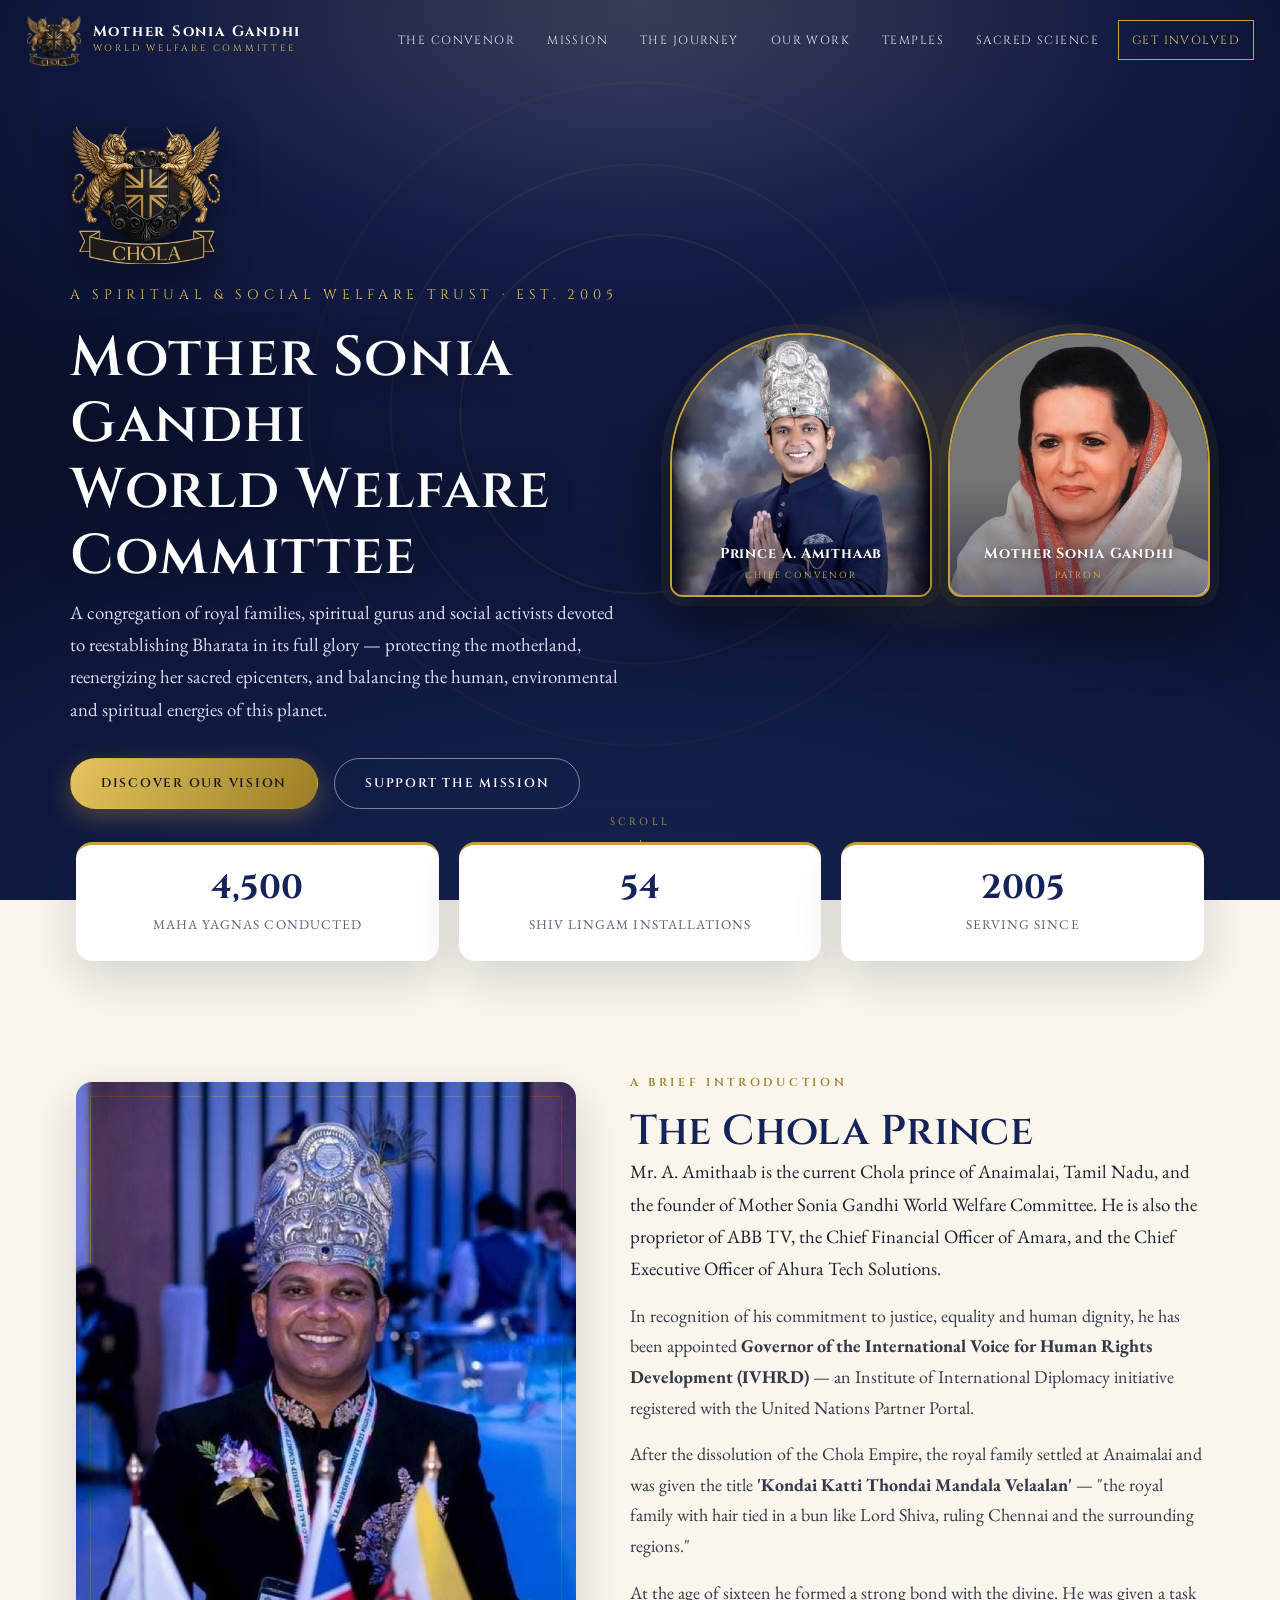
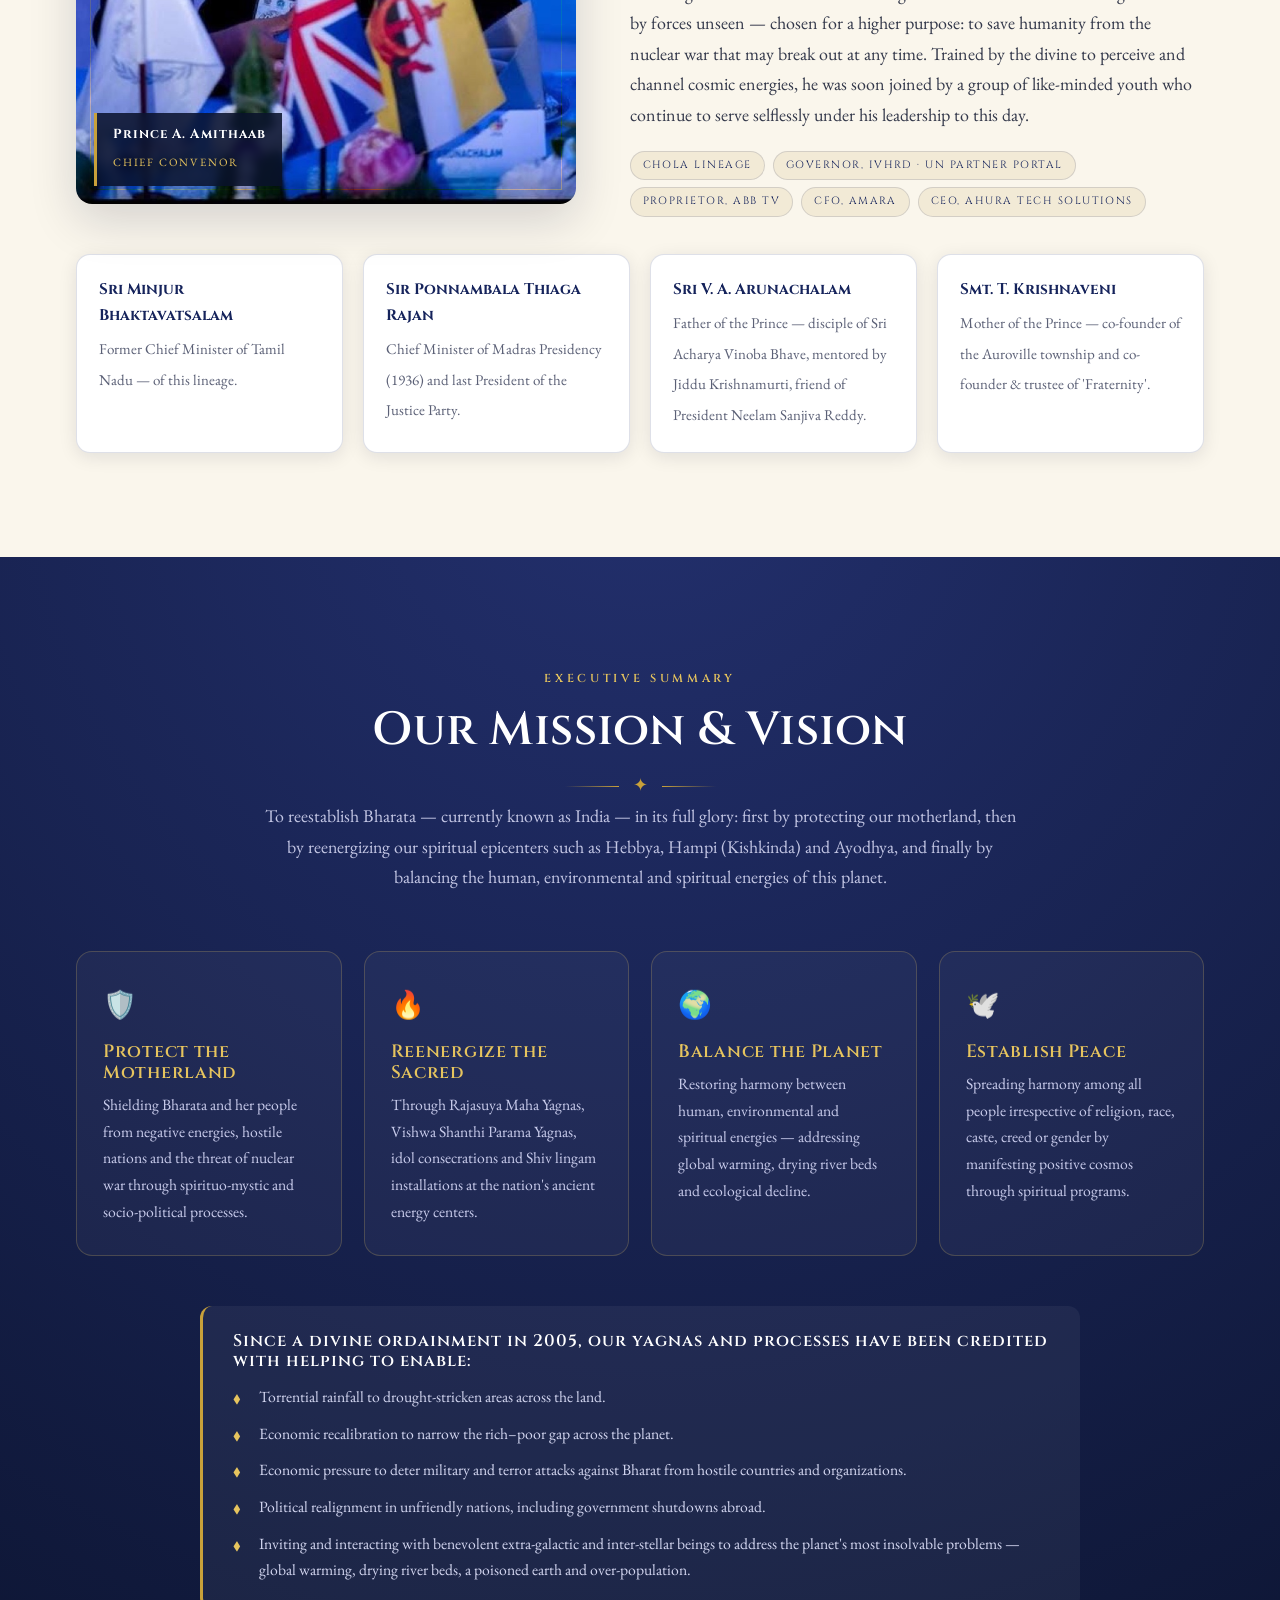
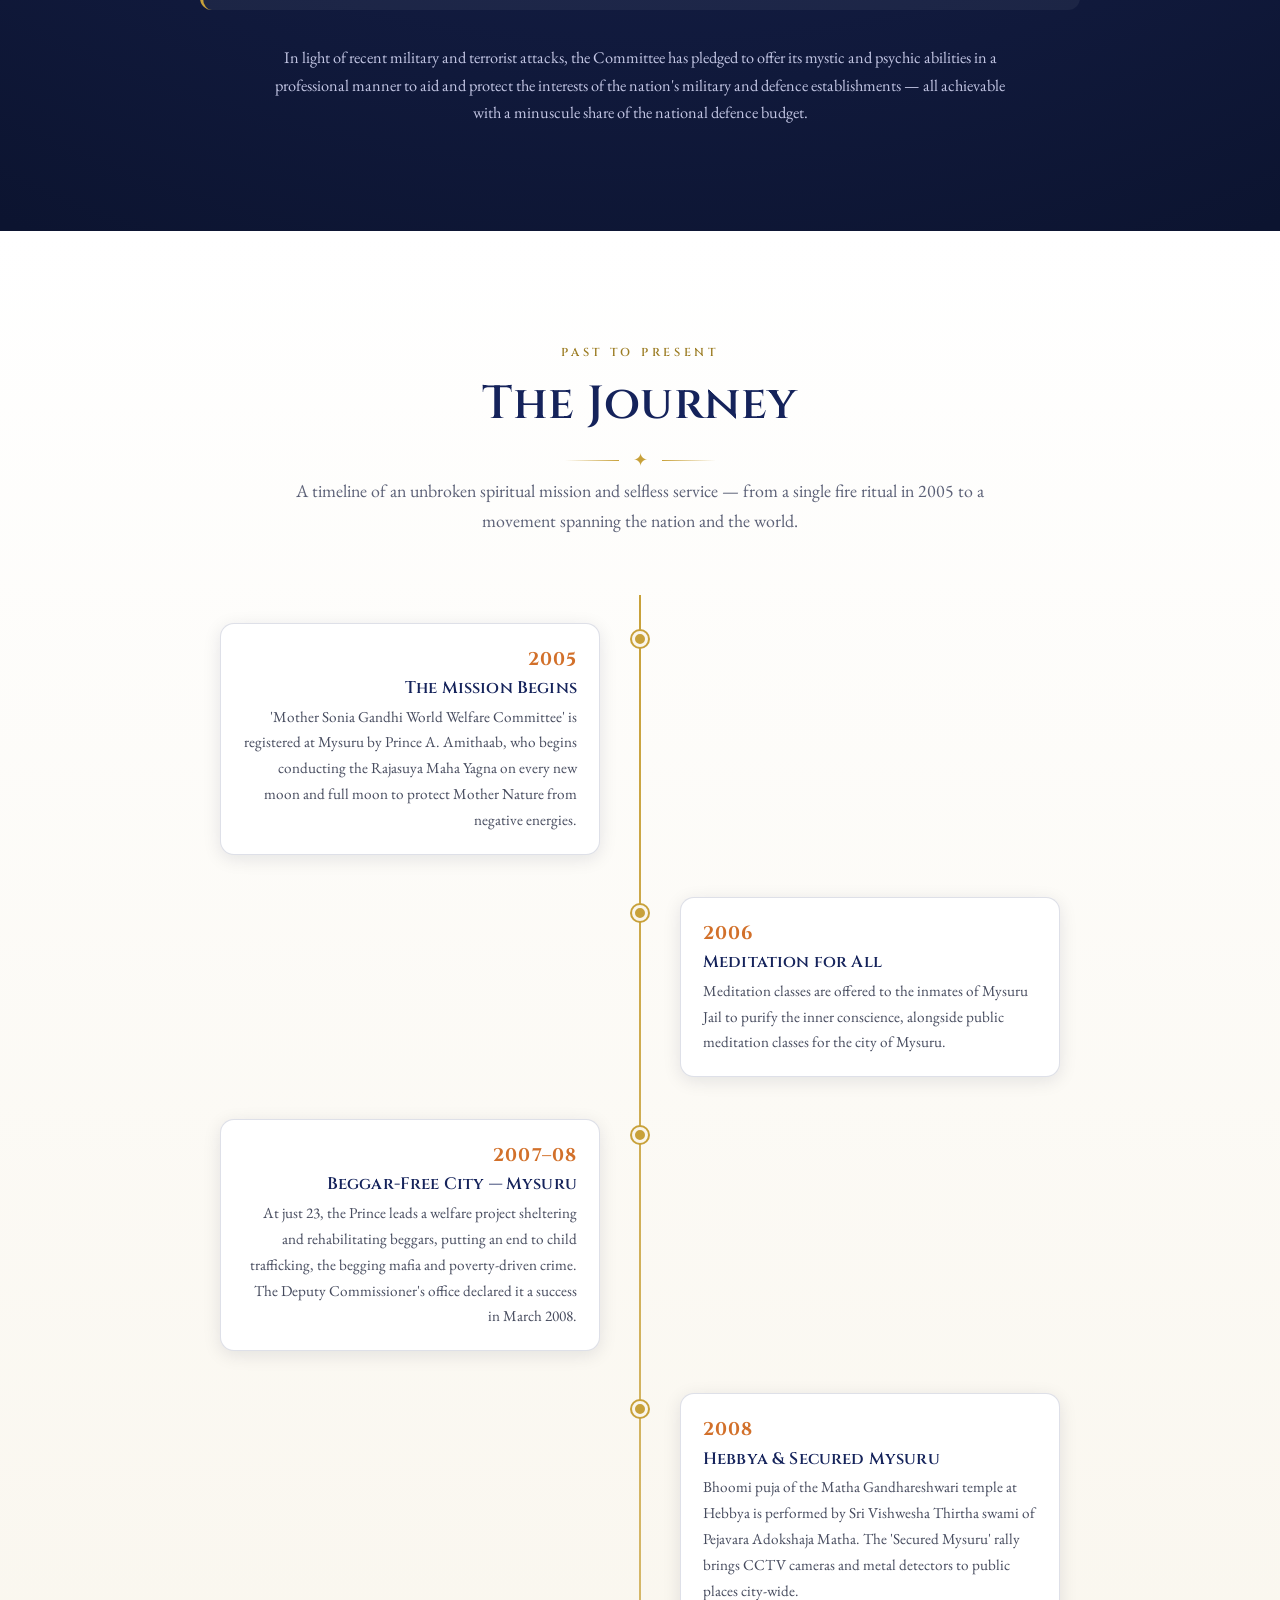
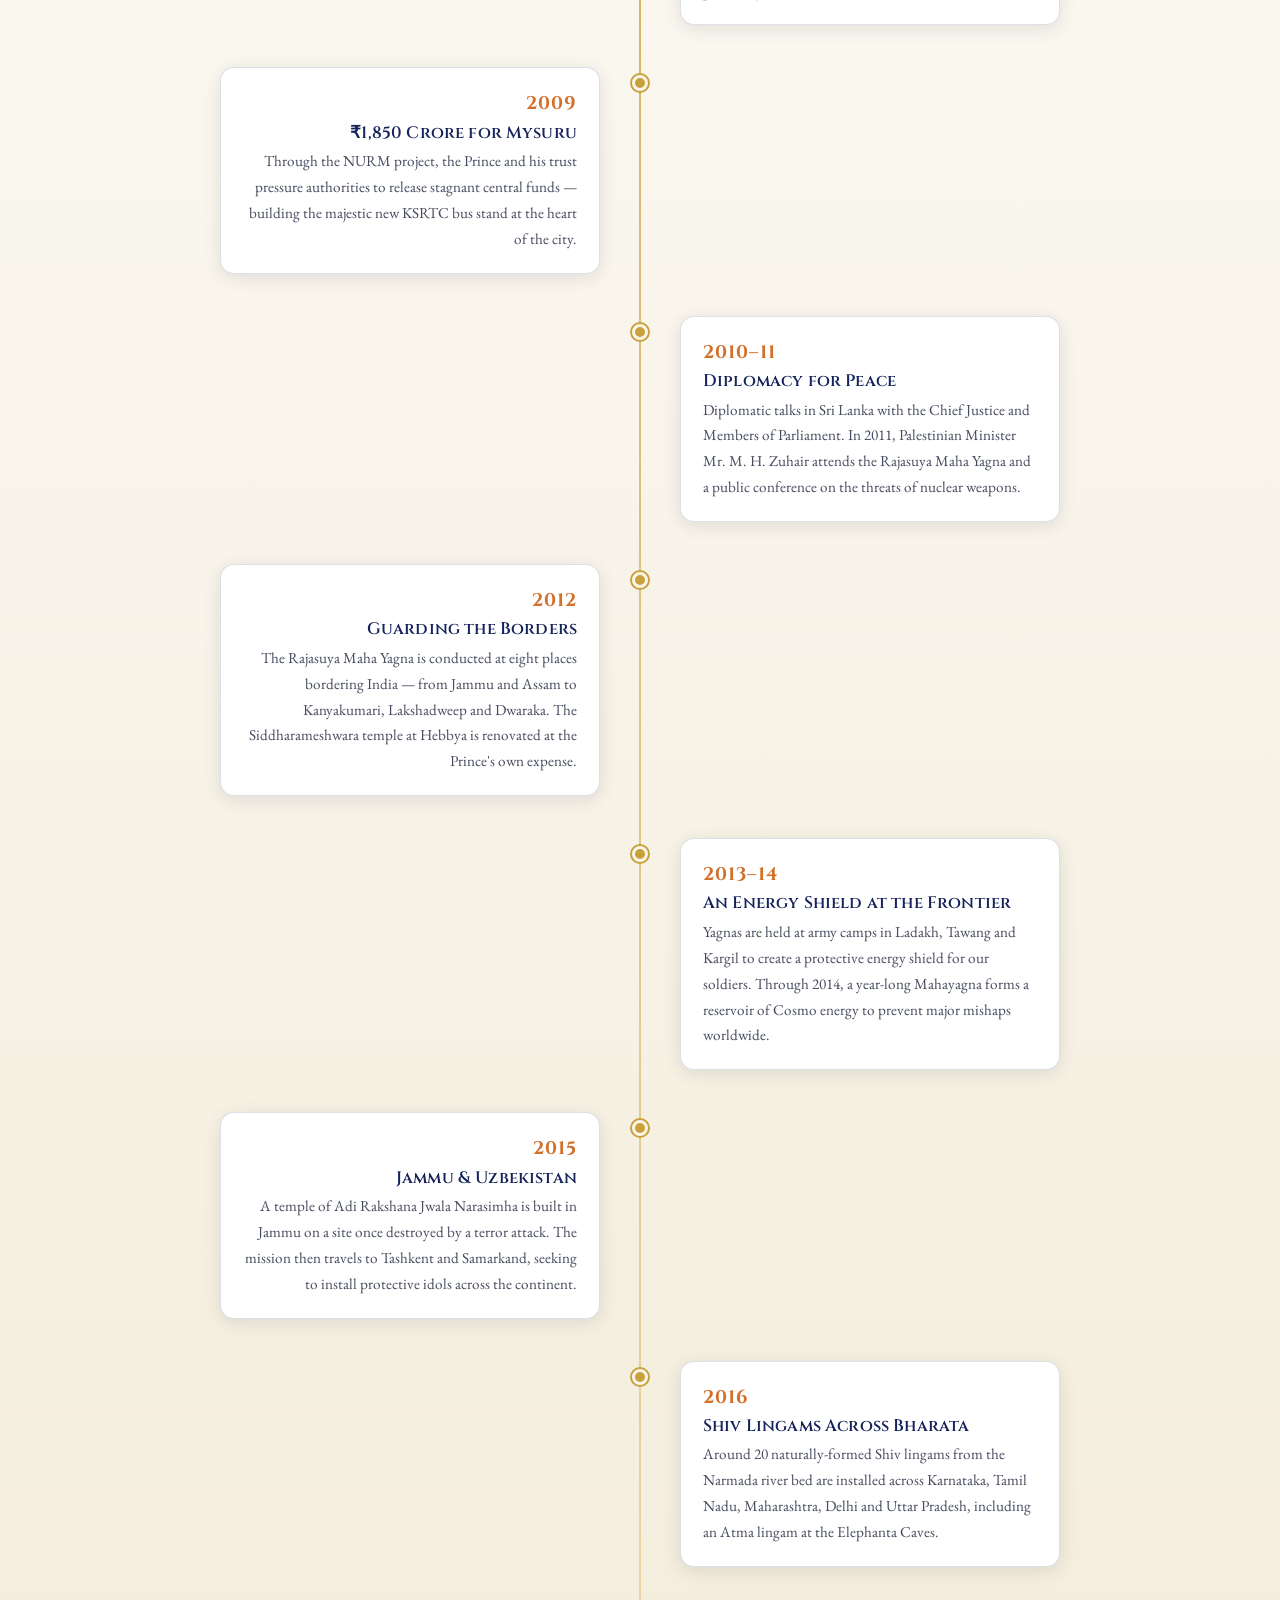
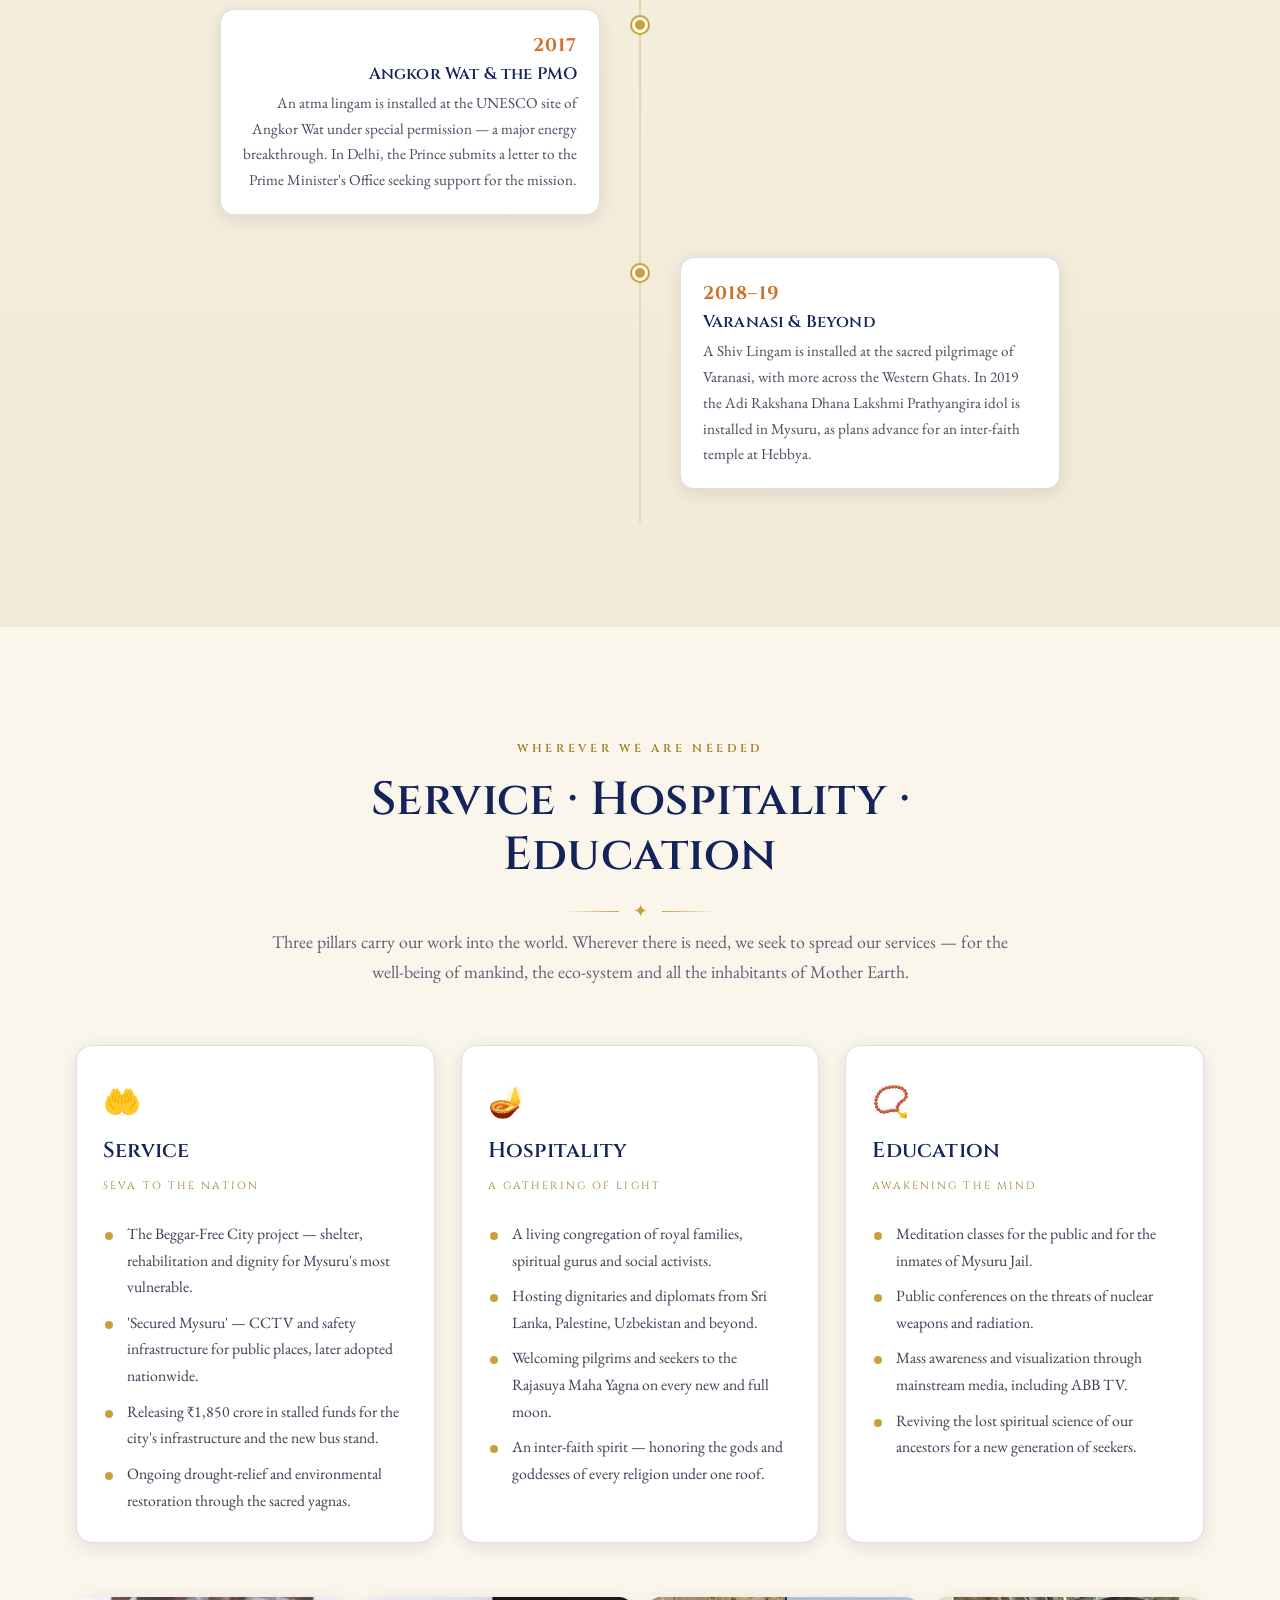
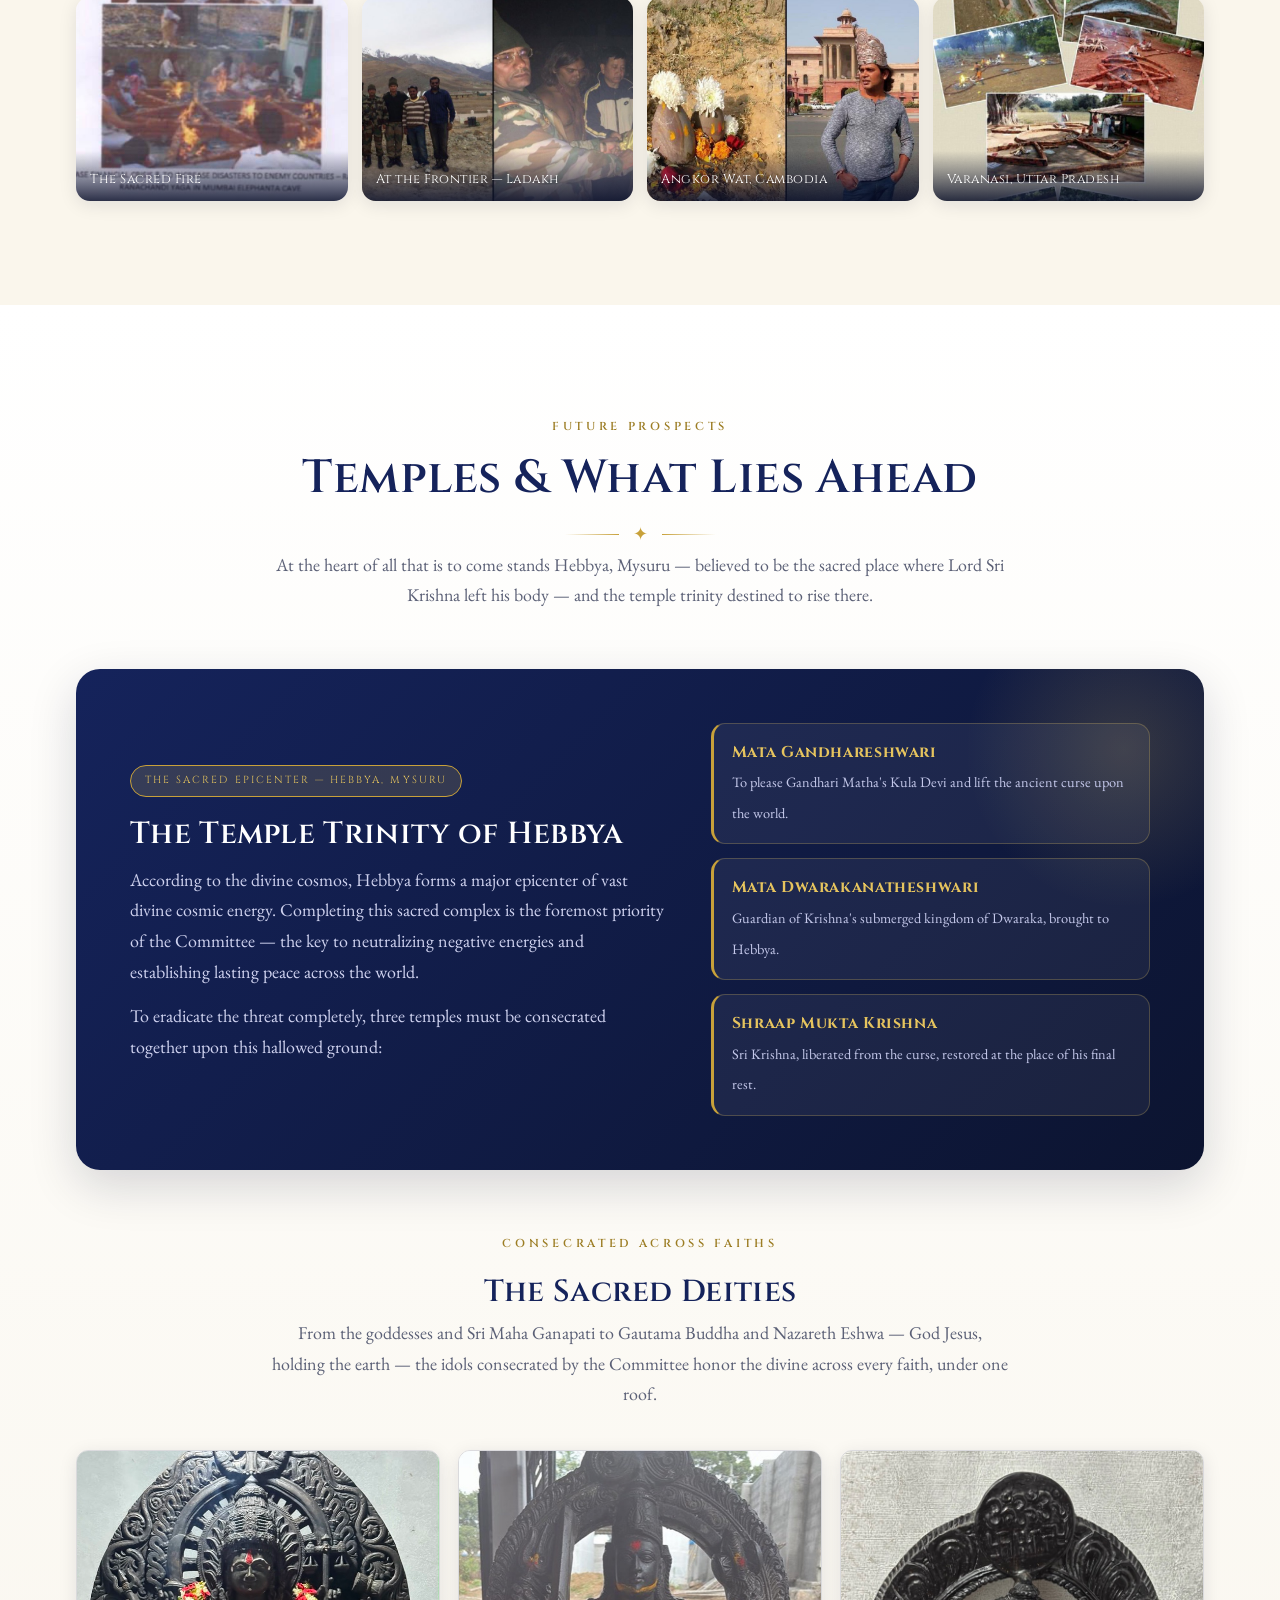
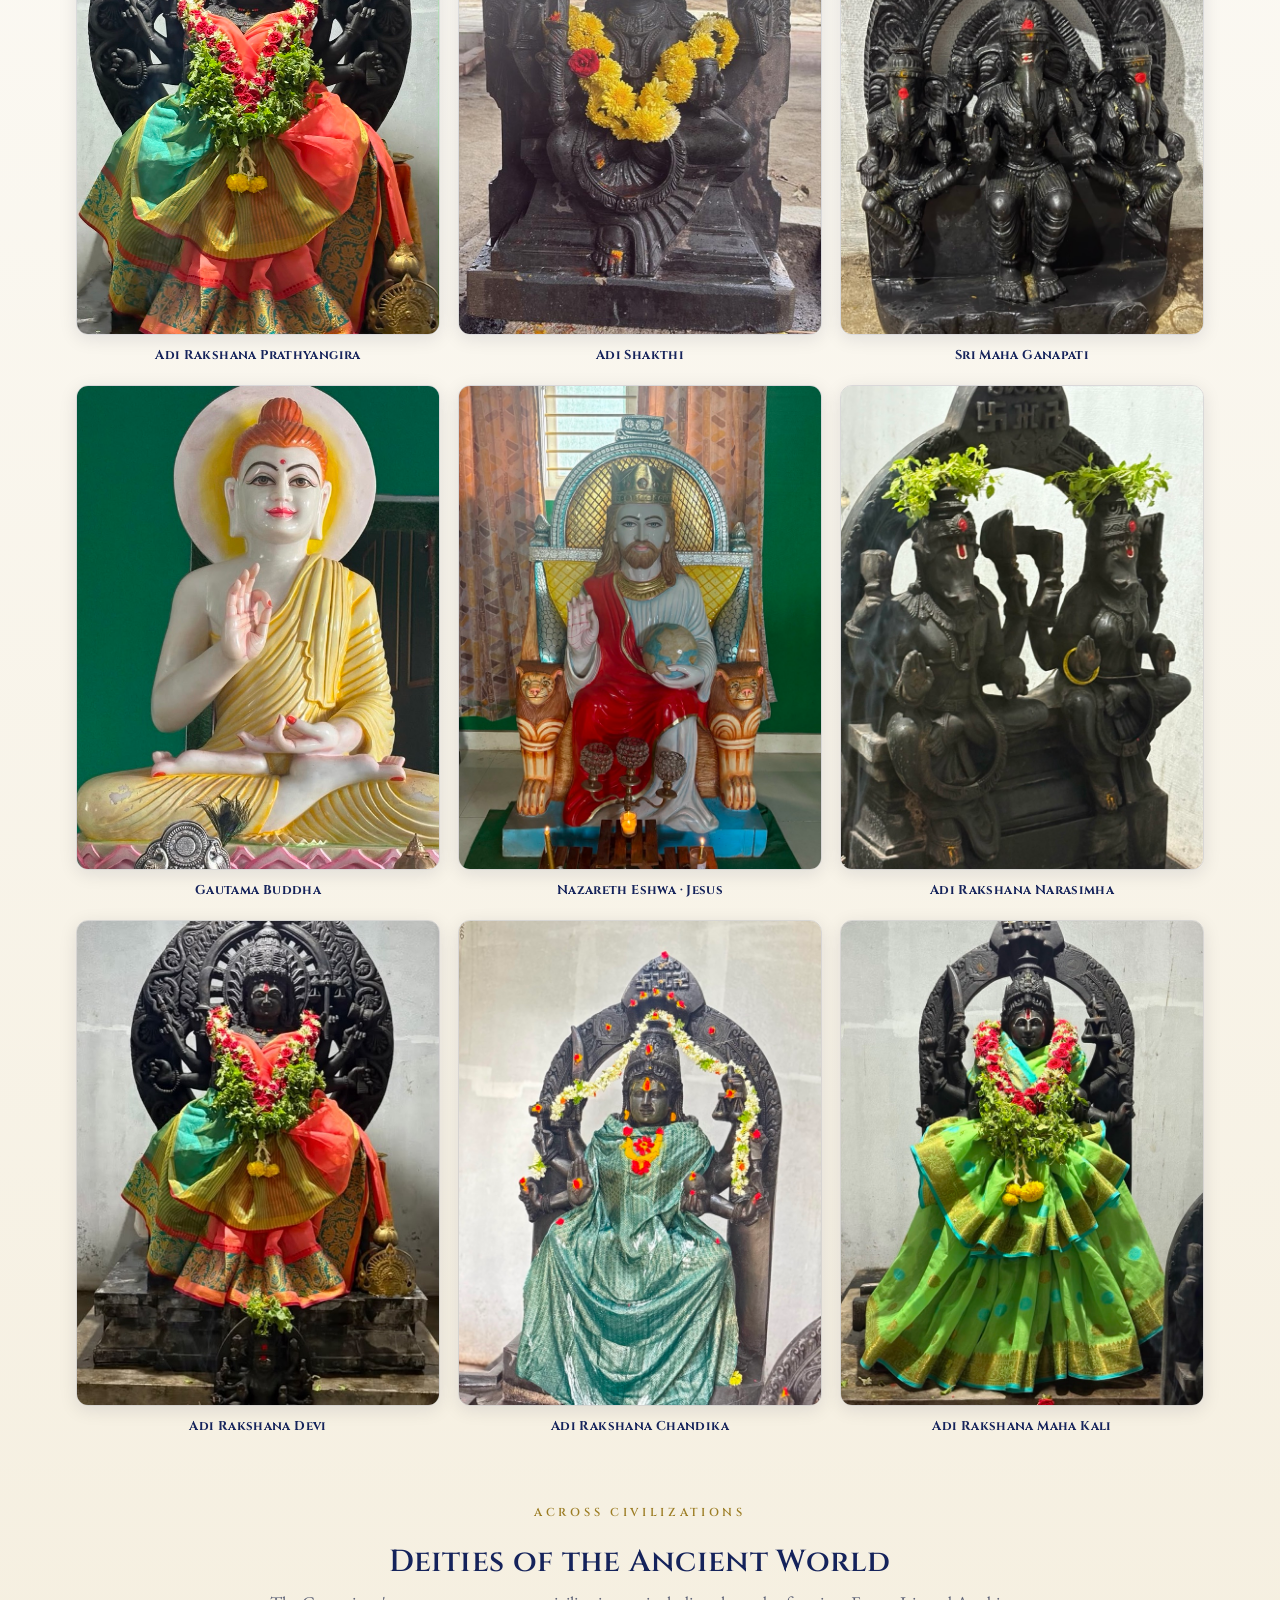
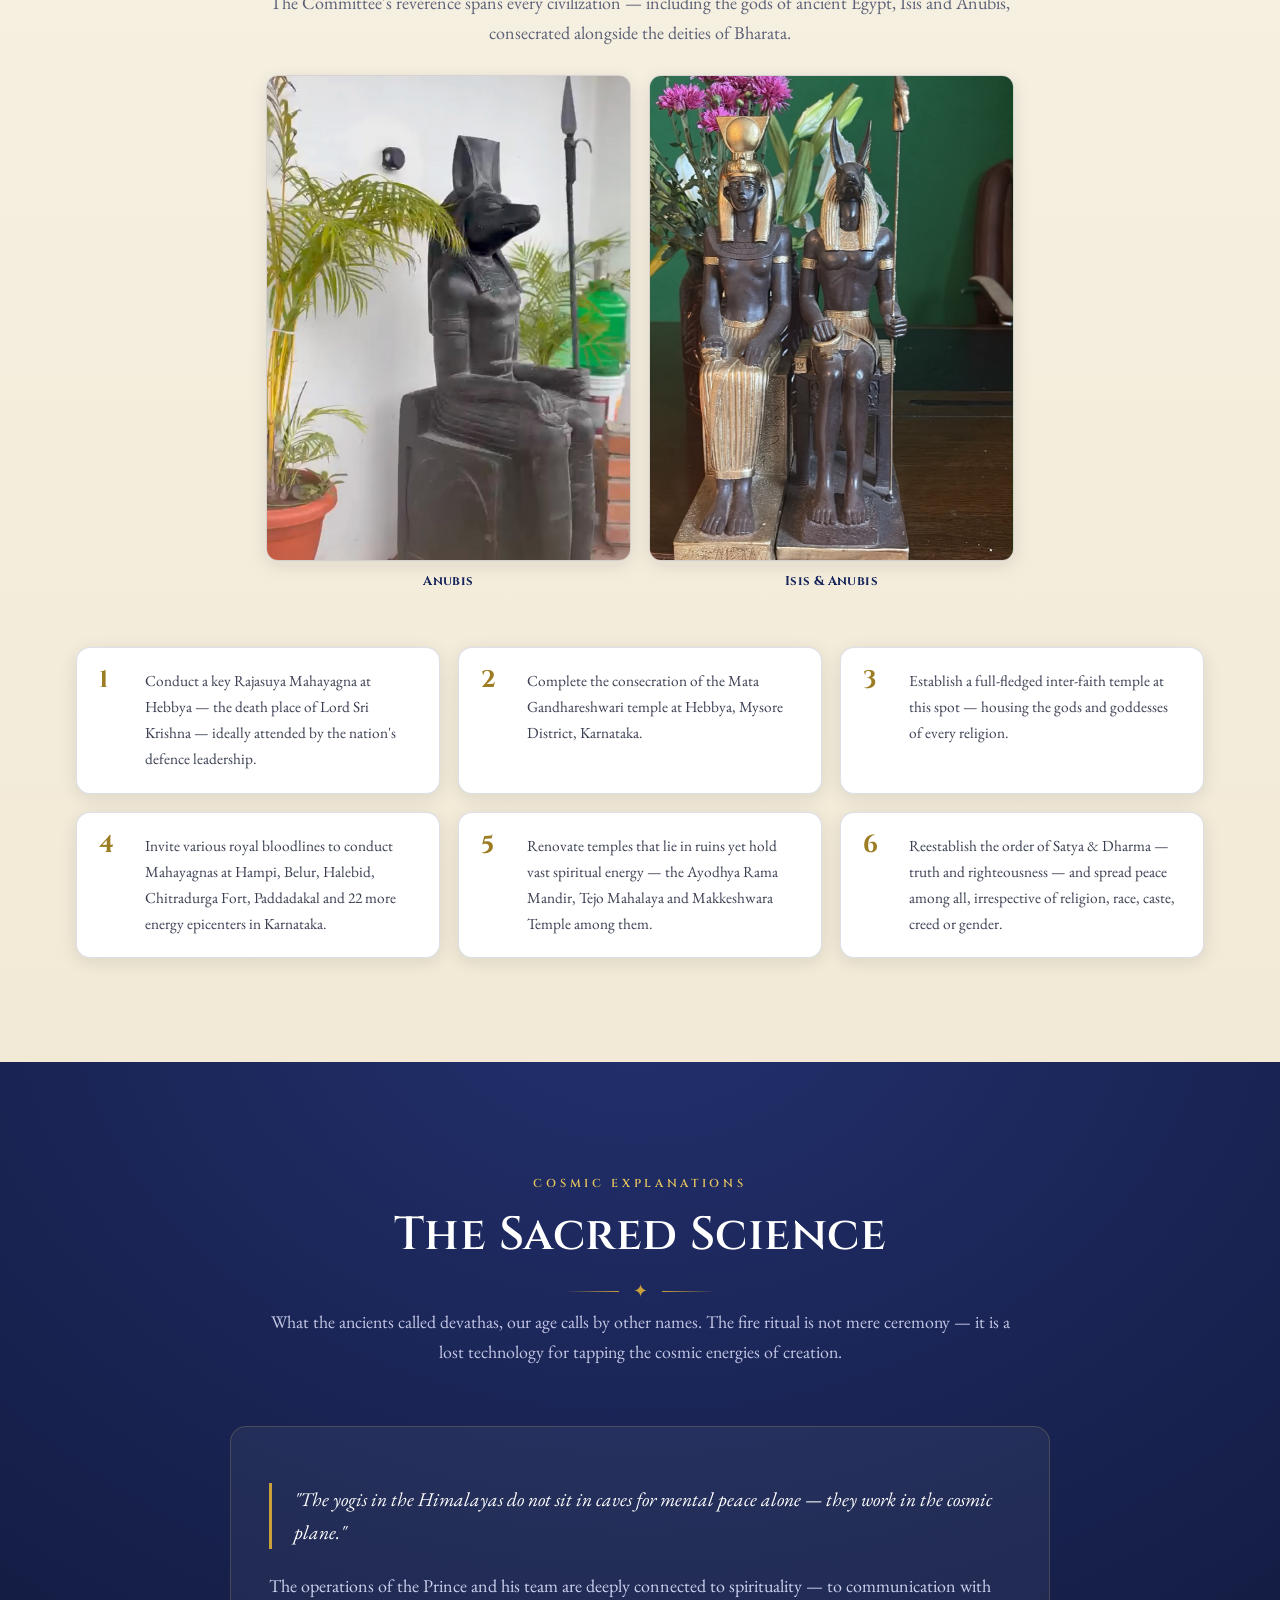
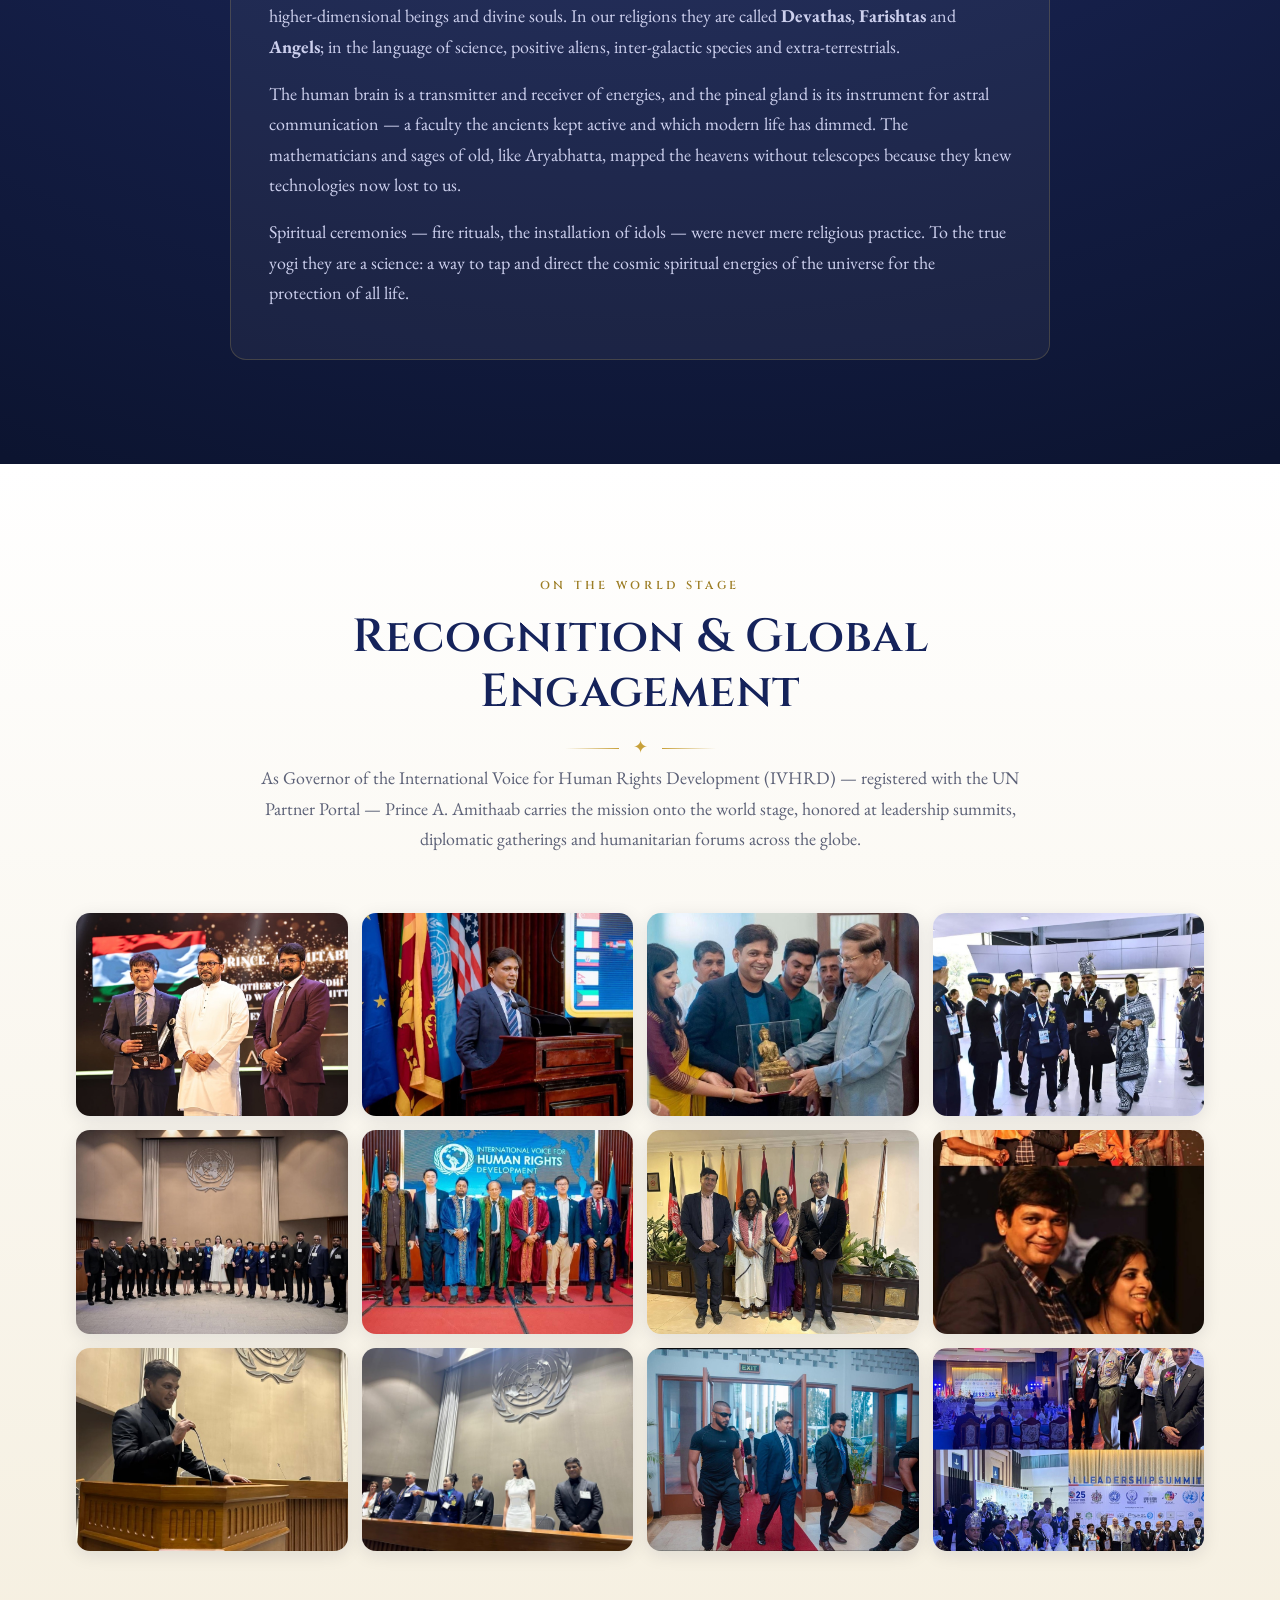
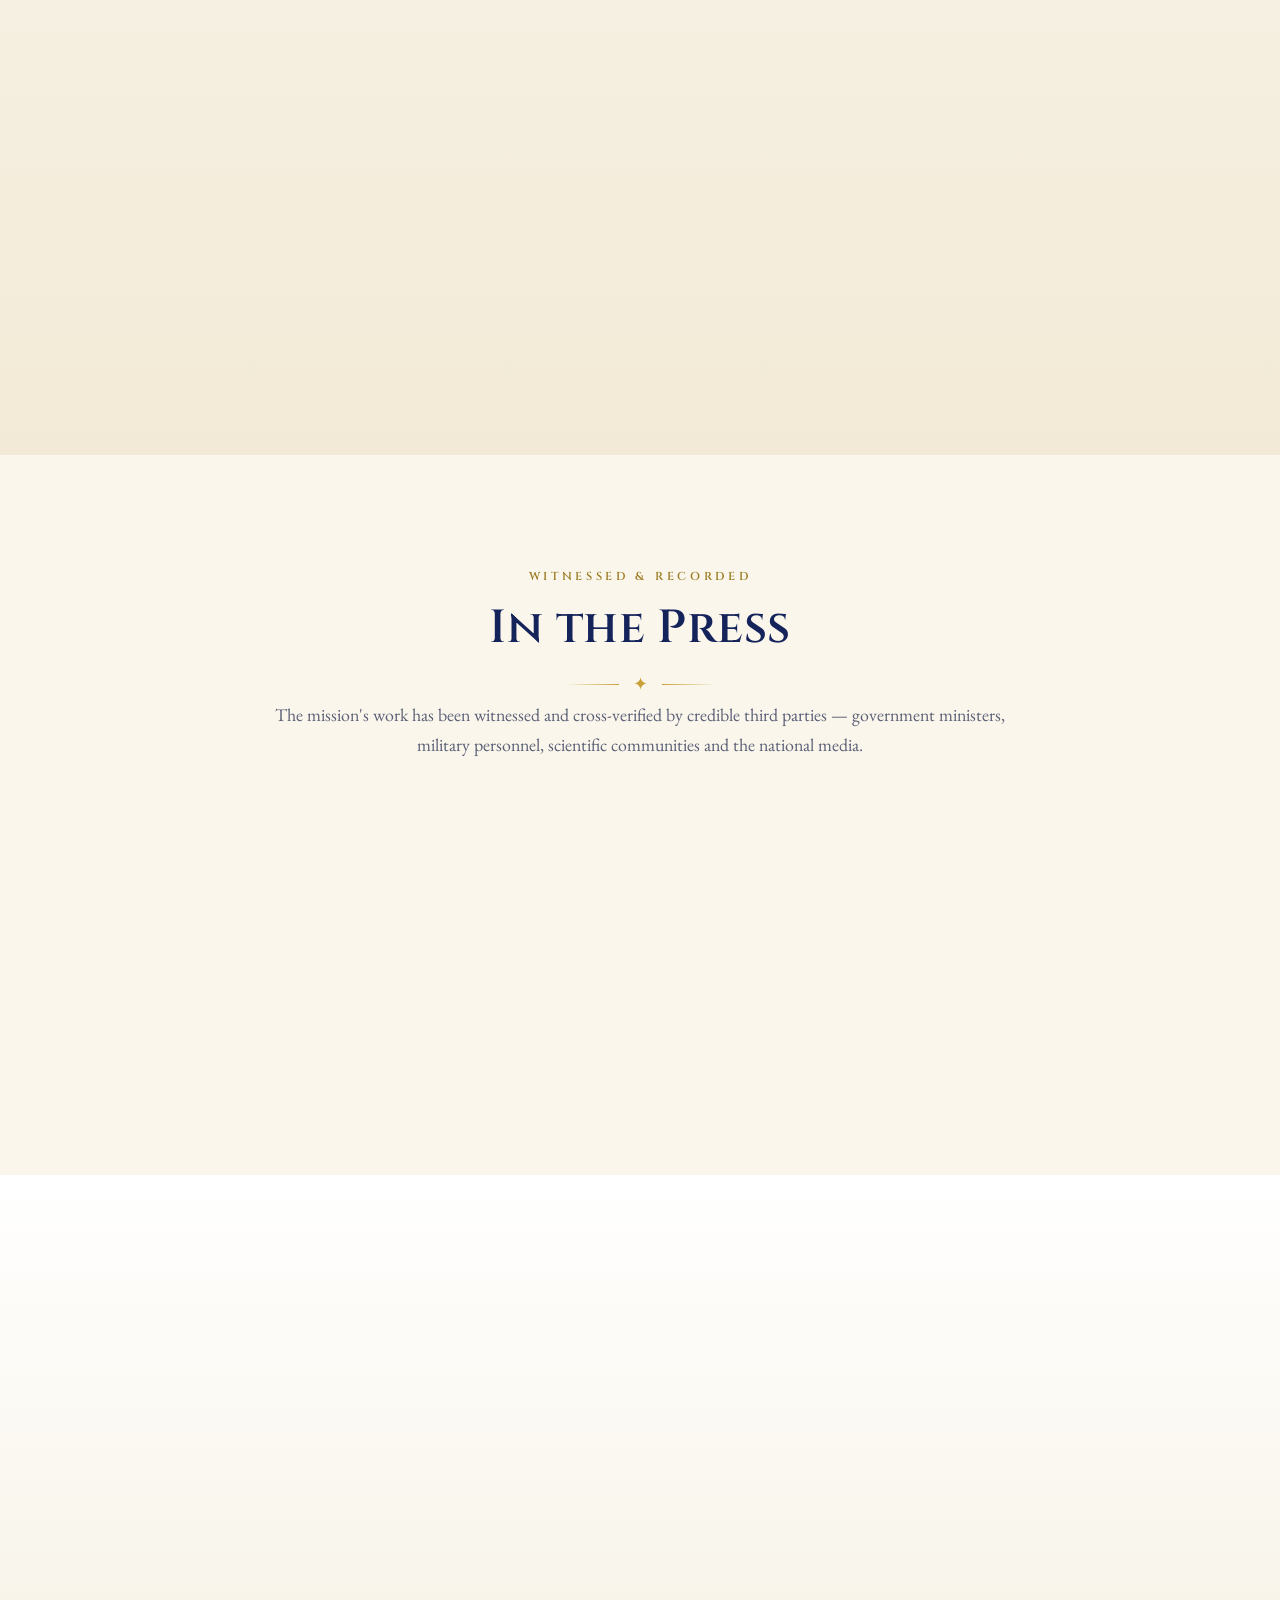
<file: index.html>
<!DOCTYPE html>
<html lang="en">
<head>
<meta charset="UTF-8">
<meta name="viewport" content="width=device-width, initial-scale=1.0">
<title>Mother Sonia Gandhi World Welfare Committee — Spiritual & Social Welfare Trust</title>
<meta name="description" content="Mother Sonia Gandhi World Welfare Committee — a congregation of royal families, spiritual gurus and social activists led by Prince A. Amithaab, dedicated to reestablishing Bharata in its full glory through service and spirituality.">
<meta property="og:title" content="Mother Sonia Gandhi World Welfare Committee">
<meta property="og:description" content="A congregation of royal families, spiritual gurus and social activists reenergizing the sacred epicenters of the motherland.">
<meta property="og:type" content="website">
<meta property="og:image" content="assets/img/founder-hero.jpg">
<link rel="icon" type="image/png" sizes="32x32" href="assets/img/favicon-32.png?v=2">
<link rel="icon" href="favicon.ico?v=2" sizes="any">
<link rel="apple-touch-icon" href="assets/img/favicon-180.png">
<link rel="preconnect" href="https://fonts.googleapis.com">
<link rel="preconnect" href="https://fonts.gstatic.com" crossorigin>
<link href="https://fonts.googleapis.com/css2?family=Cinzel:wght@400;500;600;700&family=EB+Garamond:ital,wght@0,400;0,500;0,600;1,400;1,500&display=swap" rel="stylesheet">
<link rel="stylesheet" href="css/style.css">
</head>
<body>

<!-- ============ NAV ============ -->
<nav class="nav" id="nav">
  <a href="#hero" class="nav-brand">
    <img src="assets/img/chola-crest.png" alt="Mother Sonia Gandhi World Welfare Committee crest">
    <span><b>Mother Sonia Gandhi</b><small>World Welfare Committee</small></span>
  </a>
  <div class="nav-links" id="navLinks">
    <a href="#convenor">The Convenor</a>
    <a href="#mission">Mission</a>
    <a href="#journey">The Journey</a>
    <a href="#service">Our Work</a>
    <a href="#temples">Temples</a>
    <a href="#philosophy">Sacred Science</a>
    <a href="#contact" class="nav-cta">Get Involved</a>
  </div>
  <button class="nav-toggle" id="navToggle" aria-label="Menu"><span></span><span></span><span></span></button>
</nav>

<!-- ============ HERO ============ -->
<header class="hero" id="hero">
  <div class="hero-grid">
    <div class="hero-copy">
      <img src="assets/img/chola-crest.png" alt="Mother Sonia Gandhi World Welfare Committee crest" class="hero-emblem-sm">
      <p class="program">A Spiritual &amp; Social Welfare Trust · Est. 2005</p>
      <h1>Mother Sonia Gandhi<br>World Welfare Committee</h1>
      <p class="lede">A congregation of royal families, spiritual gurus and social activists devoted to reestablishing Bharata in its full glory — protecting the motherland, reenergizing her sacred epicenters, and balancing the human, environmental and spiritual energies of this planet.</p>
      <div class="hero-cta">
        <a href="#mission" class="btn btn-gold">Discover Our Vision</a>
        <a href="#contact" class="btn btn-ghost">Support the Mission</a>
      </div>
    </div>
    <div class="hero-portrait duo">
      <div class="hp-item">
        <div class="hp-frame"><img src="assets/img/founder-hero.jpg" alt="Prince A. Amithaab, Chief Convenor"></div>
        <div class="hp-name"><b>Prince A. Amithaab</b><small>Chief Convenor</small></div>
      </div>
      <div class="hp-item">
        <div class="hp-frame"><img src="assets/img/sonia-gandhi.jpg" alt="Mother Sonia Gandhi"></div>
        <div class="hp-name"><b>Mother Sonia Gandhi</b><small>Patron</small></div>
      </div>
    </div>
  </div>
  <div class="scroll-cue">Scroll<i></i></div>
</header>

<!-- ============ STATS ============ -->
<section class="stats" aria-label="At a glance">
  <div class="stat reveal"><div class="num" data-count="4500">0</div><div class="lab">Maha Yagnas Conducted</div></div>
  <div class="stat reveal d1"><div class="num" data-count="54">0</div><div class="lab">Shiv Lingam Installations</div></div>
  <div class="stat reveal d2"><div class="num" data-count="2005" data-plain="1">0</div><div class="lab">Serving Since</div></div>
</section>

<!-- ============ CONVENOR ============ -->
<section class="section" id="convenor">
  <div class="wrap">
    <div class="split">
      <div class="portrait-frame reveal">
        <img src="assets/img/founder-portrait-2.jpg" alt="Prince A. Amithaab, Chief Convenor">
        <div class="portrait-cap"><b>Prince A. Amithaab</b><small>Chief Convenor</small></div>
      </div>
      <div class="prose reveal d1">
        <span class="eyebrow">A Brief Introduction</span>
        <h2 style="color:var(--royal);font-size:clamp(1.8rem,3.6vw,2.6rem)">The Chola Prince</h2>
        <p class="lead">Mr. A. Amithaab is the current Chola prince of Anaimalai, Tamil Nadu, and the founder of Mother Sonia Gandhi World Welfare Committee. He is also the proprietor of ABB TV, the Chief Financial Officer of Amara, and the Chief Executive Officer of Ahura Tech Solutions.</p>
        <p>In recognition of his commitment to justice, equality and human dignity, he has been appointed <b>Governor of the International Voice for Human Rights Development (IVHRD)</b> — an Institute of International Diplomacy initiative registered with the United Nations Partner Portal.</p>
        <p>After the dissolution of the Chola Empire, the royal family settled at Anaimalai and was given the title <b>'Kondai Katti Thondai Mandala Velaalan'</b> — "the royal family with hair tied in a bun like Lord Shiva, ruling Chennai and the surrounding regions."</p>
        <p>At the age of sixteen he formed a strong bond with the divine. He was given a task by forces unseen — chosen for a higher purpose: to save humanity from the nuclear war that may break out at any time. Trained by the divine to perceive and channel cosmic energies, he was soon joined by a group of like-minded youth who continue to serve selflessly under his leadership to this day.</p>
        <div>
          <span class="tag-royal">Chola Lineage</span>
          <span class="tag-royal">Governor, IVHRD · UN Partner Portal</span>
          <span class="tag-royal">Proprietor, ABB TV</span>
          <span class="tag-royal">CFO, Amara</span>
          <span class="tag-royal">CEO, Ahura Tech Solutions</span>
        </div>
      </div>
    </div>

    <div class="lineage">
      <div class="card reveal"><b>Sri Minjur Bhaktavatsalam</b><small>Former Chief Minister of Tamil Nadu — of this lineage.</small></div>
      <div class="card reveal d1"><b>Sir Ponnambala Thiaga Rajan</b><small>Chief Minister of Madras Presidency (1936) and last President of the Justice Party.</small></div>
      <div class="card reveal d2"><b>Sri V. A. Arunachalam</b><small>Father of the Prince — disciple of Sri Acharya Vinoba Bhave, mentored by Jiddu Krishnamurti, friend of President Neelam Sanjiva Reddy.</small></div>
      <div class="card reveal d3"><b>Smt. T. Krishnaveni</b><small>Mother of the Prince — co-founder of the Auroville township and co-founder & trustee of 'Fraternity'.</small></div>
    </div>
  </div>
</section>

<!-- ============ MISSION ============ -->
<section class="section dark" id="mission">
  <div class="wrap">
    <div class="section-head">
      <span class="eyebrow light">Executive Summary</span>
      <h2>Our Mission &amp; Vision</h2>
      <div class="flourish"><span></span><i>✦</i><span></span></div>
      <p>To reestablish Bharata — currently known as India — in its full glory: first by protecting our motherland, then by reenergizing our spiritual epicenters such as Hebbya, Hampi (Kishkinda) and Ayodhya, and finally by balancing the human, environmental and spiritual energies of this planet.</p>
    </div>
    <div class="mission-grid">
      <div class="mcard reveal"><span class="ic">🛡️</span><h3>Protect the Motherland</h3><p>Shielding Bharata and her people from negative energies, hostile nations and the threat of nuclear war through spirituo-mystic and socio-political processes.</p></div>
      <div class="mcard reveal d1"><span class="ic">🔥</span><h3>Reenergize the Sacred</h3><p>Through Rajasuya Maha Yagnas, Vishwa Shanthi Parama Yagnas, idol consecrations and Shiv lingam installations at the nation's ancient energy centers.</p></div>
      <div class="mcard reveal d2"><span class="ic">🌍</span><h3>Balance the Planet</h3><p>Restoring harmony between human, environmental and spiritual energies — addressing global warming, drying river beds and ecological decline.</p></div>
      <div class="mcard reveal d3"><span class="ic">🕊️</span><h3>Establish Peace</h3><p>Spreading harmony among all people irrespective of religion, race, caste, creed or gender by manifesting positive cosmos through spiritual programs.</p></div>
    </div>

    <div class="enabled reveal">
      <h4>Since a divine ordainment in 2005, our yagnas and processes have been credited with helping to enable:</h4>
      <ul>
        <li>Torrential rainfall to drought-stricken areas across the land.</li>
        <li>Economic recalibration to narrow the rich–poor gap across the planet.</li>
        <li>Economic pressure to deter military and terror attacks against Bharat from hostile countries and organizations.</li>
        <li>Political realignment in unfriendly nations, including government shutdowns abroad.</li>
        <li>Inviting and interacting with benevolent extra-galactic and inter-stellar beings to address the planet's most insolvable problems — global warming, drying river beds, a poisoned earth and over-population.</li>
      </ul>
    </div>
    <p style="text-align:center;max-width:760px;margin:34px auto 0;color:#c3c6e4;font-size:1.02rem">In light of recent military and terrorist attacks, the Committee has pledged to offer its mystic and psychic abilities in a professional manner to aid and protect the interests of the nation's military and defence establishments — all achievable with a minuscule share of the national defence budget.</p>
  </div>
</section>

<!-- ============ JOURNEY / TIMELINE ============ -->
<section class="section alt" id="journey">
  <div class="wrap">
    <div class="section-head">
      <span class="eyebrow">Past to Present</span>
      <h2>The Journey</h2>
      <div class="flourish"><span></span><i>✦</i><span></span></div>
      <p>A timeline of an unbroken spiritual mission and selfless service — from a single fire ritual in 2005 to a movement spanning the nation and the world.</p>
    </div>
    <div class="timeline">
      <div class="tl-item reveal"><span class="dot"></span><div class="tl-card"><span class="tl-year">2005</span><h4>The Mission Begins</h4><p>'Mother Sonia Gandhi World Welfare Committee' is registered at Mysuru by Prince A. Amithaab, who begins conducting the Rajasuya Maha Yagna on every new moon and full moon to protect Mother Nature from negative energies.</p></div></div>
      <div class="tl-item reveal"><span class="dot"></span><div class="tl-card"><span class="tl-year">2006</span><h4>Meditation for All</h4><p>Meditation classes are offered to the inmates of Mysuru Jail to purify the inner conscience, alongside public meditation classes for the city of Mysuru.</p></div></div>
      <div class="tl-item reveal"><span class="dot"></span><div class="tl-card"><span class="tl-year">2007–08</span><h4>Beggar-Free City — Mysuru</h4><p>At just 23, the Prince leads a welfare project sheltering and rehabilitating beggars, putting an end to child trafficking, the begging mafia and poverty-driven crime. The Deputy Commissioner's office declared it a success in March 2008.</p></div></div>
      <div class="tl-item reveal"><span class="dot"></span><div class="tl-card"><span class="tl-year">2008</span><h4>Hebbya &amp; Secured Mysuru</h4><p>Bhoomi puja of the Matha Gandhareshwari temple at Hebbya is performed by Sri Vishwesha Thirtha swami of Pejavara Adokshaja Matha. The 'Secured Mysuru' rally brings CCTV cameras and metal detectors to public places city-wide.</p></div></div>
      <div class="tl-item reveal"><span class="dot"></span><div class="tl-card"><span class="tl-year">2009</span><h4>₹1,850 Crore for Mysuru</h4><p>Through the NURM project, the Prince and his trust pressure authorities to release stagnant central funds — building the majestic new KSRTC bus stand at the heart of the city.</p></div></div>
      <div class="tl-item reveal"><span class="dot"></span><div class="tl-card"><span class="tl-year">2010–11</span><h4>Diplomacy for Peace</h4><p>Diplomatic talks in Sri Lanka with the Chief Justice and Members of Parliament. In 2011, Palestinian Minister Mr. M. H. Zuhair attends the Rajasuya Maha Yagna and a public conference on the threats of nuclear weapons.</p></div></div>
      <div class="tl-item reveal"><span class="dot"></span><div class="tl-card"><span class="tl-year">2012</span><h4>Guarding the Borders</h4><p>The Rajasuya Maha Yagna is conducted at eight places bordering India — from Jammu and Assam to Kanyakumari, Lakshadweep and Dwaraka. The Siddharameshwara temple at Hebbya is renovated at the Prince's own expense.</p></div></div>
      <div class="tl-item reveal"><span class="dot"></span><div class="tl-card"><span class="tl-year">2013–14</span><h4>An Energy Shield at the Frontier</h4><p>Yagnas are held at army camps in Ladakh, Tawang and Kargil to create a protective energy shield for our soldiers. Through 2014, a year-long Mahayagna forms a reservoir of Cosmo energy to prevent major mishaps worldwide.</p></div></div>
      <div class="tl-item reveal"><span class="dot"></span><div class="tl-card"><span class="tl-year">2015</span><h4>Jammu &amp; Uzbekistan</h4><p>A temple of Adi Rakshana Jwala Narasimha is built in Jammu on a site once destroyed by a terror attack. The mission then travels to Tashkent and Samarkand, seeking to install protective idols across the continent.</p></div></div>
      <div class="tl-item reveal"><span class="dot"></span><div class="tl-card"><span class="tl-year">2016</span><h4>Shiv Lingams Across Bharata</h4><p>Around 20 naturally-formed Shiv lingams from the Narmada river bed are installed across Karnataka, Tamil Nadu, Maharashtra, Delhi and Uttar Pradesh, including an Atma lingam at the Elephanta Caves.</p></div></div>
      <div class="tl-item reveal"><span class="dot"></span><div class="tl-card"><span class="tl-year">2017</span><h4>Angkor Wat &amp; the PMO</h4><p>An atma lingam is installed at the UNESCO site of Angkor Wat under special permission — a major energy breakthrough. In Delhi, the Prince submits a letter to the Prime Minister's Office seeking support for the mission.</p></div></div>
      <div class="tl-item reveal"><span class="dot"></span><div class="tl-card"><span class="tl-year">2018–19</span><h4>Varanasi &amp; Beyond</h4><p>A Shiv Lingam is installed at the sacred pilgrimage of Varanasi, with more across the Western Ghats. In 2019 the Adi Rakshana Dhana Lakshmi Prathyangira idol is installed in Mysuru, as plans advance for an inter-faith temple at Hebbya.</p></div></div>
    </div>
  </div>
</section>

<!-- ============ SERVICE / HOSPITALITY / EDUCATION ============ -->
<section class="section" id="service">
  <div class="wrap">
    <div class="section-head">
      <span class="eyebrow">Wherever We Are Needed</span>
      <h2>Service · Hospitality · Education</h2>
      <div class="flourish"><span></span><i>✦</i><span></span></div>
      <p>Three pillars carry our work into the world. Wherever there is need, we seek to spread our services — for the well-being of mankind, the eco-system and all the inhabitants of Mother Earth.</p>
    </div>
    <div class="pillars">
      <div class="pillar reveal">
        <div class="ph"><span class="crest">🤲</span><h3>Service</h3><span class="sub">Seva to the Nation</span></div>
        <div class="pb"><ul>
          <li>The Beggar-Free City project — shelter, rehabilitation and dignity for Mysuru's most vulnerable.</li>
          <li>'Secured Mysuru' — CCTV and safety infrastructure for public places, later adopted nationwide.</li>
          <li>Releasing ₹1,850 crore in stalled funds for the city's infrastructure and the new bus stand.</li>
          <li>Ongoing drought-relief and environmental restoration through the sacred yagnas.</li>
        </ul></div>
      </div>
      <div class="pillar reveal d1">
        <div class="ph"><span class="crest">🪔</span><h3>Hospitality</h3><span class="sub">A Gathering of Light</span></div>
        <div class="pb"><ul>
          <li>A living congregation of royal families, spiritual gurus and social activists.</li>
          <li>Hosting dignitaries and diplomats from Sri Lanka, Palestine, Uzbekistan and beyond.</li>
          <li>Welcoming pilgrims and seekers to the Rajasuya Maha Yagna on every new and full moon.</li>
          <li>An inter-faith spirit — honoring the gods and goddesses of every religion under one roof.</li>
        </ul></div>
      </div>
      <div class="pillar reveal d2">
        <div class="ph"><span class="crest">📿</span><h3>Education</h3><span class="sub">Awakening the Mind</span></div>
        <div class="pb"><ul>
          <li>Meditation classes for the public and for the inmates of Mysuru Jail.</li>
          <li>Public conferences on the threats of nuclear weapons and radiation.</li>
          <li>Mass awareness and visualization through mainstream media, including ABB TV.</li>
          <li>Reviving the lost spiritual science of our ancestors for a new generation of seekers.</li>
        </ul></div>
      </div>
    </div>

    <div class="gallery">
      <figure class="reveal"><img src="assets/img/yagna-fire.jpg" alt="Rajasuya Maha Yagna fire ritual"><figcaption>The Sacred Fire</figcaption></figure>
      <figure class="reveal d1"><img src="assets/img/army-ladakh.jpg" alt="Yagna at army camp in Ladakh"><figcaption>At the Frontier — Ladakh</figcaption></figure>
      <figure class="reveal d2"><img src="assets/img/angkor-wat.jpg" alt="Mission at Angkor Wat, Cambodia"><figcaption>Angkor Wat, Cambodia</figcaption></figure>
      <figure class="reveal d3"><img src="assets/img/yagna-varanasi.jpg" alt="Fire ritual at Varanasi"><figcaption>Varanasi, Uttar Pradesh</figcaption></figure>
    </div>
  </div>
</section>

<!-- ============ TEMPLES & FUTURE ============ -->
<section class="section alt" id="temples">
  <div class="wrap">
    <div class="section-head">
      <span class="eyebrow">Future Prospects</span>
      <h2>Temples &amp; What Lies Ahead</h2>
      <div class="flourish"><span></span><i>✦</i><span></span></div>
      <p>At the heart of all that is to come stands Hebbya, Mysuru — believed to be the sacred place where Lord Sri Krishna left his body — and the temple trinity destined to rise there.</p>
    </div>

    <div class="hebbya reveal">
      <div>
        <span class="badge">The Sacred Epicenter — Hebbya, Mysuru</span>
        <h3>The Temple Trinity of Hebbya</h3>
        <p>According to the divine cosmos, Hebbya forms a major epicenter of vast divine cosmic energy. Completing this sacred complex is the foremost priority of the Committee — the key to neutralizing negative energies and establishing lasting peace across the world.</p>
        <p>To eradicate the threat completely, three temples must be consecrated together upon this hallowed ground:</p>
      </div>
      <div class="trinity">
        <div class="t"><b>Mata Gandhareshwari</b><small>To please Gandhari Matha's Kula Devi and lift the ancient curse upon the world.</small></div>
        <div class="t"><b>Mata Dwarakanatheshwari</b><small>Guardian of Krishna's submerged kingdom of Dwaraka, brought to Hebbya.</small></div>
        <div class="t"><b>Shraap Mukta Krishna</b><small>Sri Krishna, liberated from the curse, restored at the place of his final rest.</small></div>
      </div>
    </div>

    <div style="text-align:center;max-width:740px;margin:56px auto 26px">
      <span class="eyebrow">Consecrated Across Faiths</span>
      <h3 style="color:var(--royal);font-size:clamp(1.4rem,2.6vw,1.9rem);margin-top:.4rem">The Sacred Deities</h3>
      <p style="color:var(--muted);margin-top:.5rem">From the goddesses and Sri Maha Ganapati to Gautama Buddha and Nazareth Eshwa — God Jesus, holding the earth — the idols consecrated by the Committee honor the divine across every faith, under one roof.</p>
    </div>
    <div class="deities">
      <div class="deity reveal"><img src="assets/img/deity-1.jpg" alt="Adi Rakshana Prathyangira"><b>Adi Rakshana Prathyangira</b></div>
      <div class="deity reveal d1"><img src="assets/img/deity-2.jpg" alt="Adi Shakthi"><b>Adi Shakthi</b></div>
      <div class="deity reveal d2"><img src="assets/img/deity-3.jpg" alt="Sri Maha Ganapati"><b>Sri Maha Ganapati</b></div>
      <div class="deity reveal"><img src="assets/img/deity-4.jpg" alt="Gautama Buddha"><b>Gautama Buddha</b></div>
      <div class="deity reveal d1"><img src="assets/img/deity-7.jpg" alt="Nazareth Eshwa — God Jesus, holding the earth"><b>Nazareth Eshwa · Jesus</b></div>
      <div class="deity reveal d2"><img src="assets/img/deity-5.jpg" alt="Adi Rakshana Narasimha"><b>Adi Rakshana Narasimha</b></div>
      <div class="deity reveal"><img src="assets/img/deity-6.jpg" alt="Adi Rakshana Devi"><b>Adi Rakshana Devi</b></div>
      <div class="deity reveal d1"><img src="assets/img/deity-8.jpg" alt="Adi Rakshana Chandika"><b>Adi Rakshana Chandika</b></div>
      <div class="deity reveal d2"><img src="assets/img/deity-9.jpg" alt="Adi Rakshana Maha Kali"><b>Adi Rakshana Maha Kali</b></div>
    </div>

    <div class="reveal">
      <div style="text-align:center;max-width:740px;margin:58px auto 26px">
        <span class="eyebrow">Across Civilizations</span>
        <h3 style="color:var(--royal);font-size:clamp(1.4rem,2.6vw,1.9rem);margin-top:.4rem">Deities of the Ancient World</h3>
        <p style="color:var(--muted);margin-top:.5rem">The Committee's reverence spans every civilization — including the gods of ancient Egypt, Isis and Anubis, consecrated alongside the deities of Bharata.</p>
      </div>
      <div class="civ-grid">
        <div class="deity"><video src="assets/video/anubis.mp4" poster="assets/img/anubis-poster.jpg" autoplay muted loop playsinline preload="metadata"></video><b>Anubis</b></div>
        <div class="deity"><img src="assets/img/deity-egyptian.jpg" alt="Isis and Anubis"><b>Isis &amp; Anubis</b></div>
      </div>
    </div>

    <div class="future-list">
      <div class="f reveal"><span class="n">1</span><p>Conduct a key Rajasuya Mahayagna at Hebbya — the death place of Lord Sri Krishna — ideally attended by the nation's defence leadership.</p></div>
      <div class="f reveal d1"><span class="n">2</span><p>Complete the consecration of the Mata Gandhareshwari temple at Hebbya, Mysore District, Karnataka.</p></div>
      <div class="f reveal d2"><span class="n">3</span><p>Establish a full-fledged inter-faith temple at this spot — housing the gods and goddesses of every religion.</p></div>
      <div class="f reveal"><span class="n">4</span><p>Invite various royal bloodlines to conduct Mahayagnas at Hampi, Belur, Halebid, Chitradurga Fort, Paddadakal and 22 more energy epicenters in Karnataka.</p></div>
      <div class="f reveal d1"><span class="n">5</span><p>Renovate temples that lie in ruins yet hold vast spiritual energy — the Ayodhya Rama Mandir, Tejo Mahalaya and Makkeshwara Temple among them.</p></div>
      <div class="f reveal d2"><span class="n">6</span><p>Reestablish the order of Satya &amp; Dharma — truth and righteousness — and spread peace among all, irrespective of religion, race, caste, creed or gender.</p></div>
    </div>
  </div>
</section>

<!-- ============ PHILOSOPHY / SACRED SCIENCE ============ -->
<section class="section dark" id="philosophy">
  <div class="wrap">
    <div class="section-head">
      <span class="eyebrow light">Cosmic Explanations</span>
      <h2>The Sacred Science</h2>
      <div class="flourish"><span></span><i>✦</i><span></span></div>
      <p>What the ancients called devathas, our age calls by other names. The fire ritual is not mere ceremony — it is a lost technology for tapping the cosmic energies of creation.</p>
    </div>
    <div class="ppanel reveal" style="max-width:820px;margin:0 auto">
      <blockquote>"The yogis in the Himalayas do not sit in caves for mental peace alone — they work in the cosmic plane."</blockquote>
      <p>The operations of the Prince and his team are deeply connected to spirituality — to communication with higher-dimensional beings and divine souls. In our religions they are called <b>Devathas</b>, <b>Farishtas</b> and <b>Angels</b>; in the language of science, positive aliens, inter-galactic species and extra-terrestrials.</p>
      <p>The human brain is a transmitter and receiver of energies, and the pineal gland is its instrument for astral communication — a faculty the ancients kept active and which modern life has dimmed. The mathematicians and sages of old, like Aryabhatta, mapped the heavens without telescopes because they knew technologies now lost to us.</p>
      <p>Spiritual ceremonies — fire rituals, the installation of idols — were never mere religious practice. To the true yogi they are a science: a way to tap and direct the cosmic spiritual energies of the universe for the protection of all life.</p>
    </div>
  </div>
</section>

<!-- ============ RECOGNITION ============ -->
<section class="section alt" id="recognition">
  <div class="wrap">
    <div class="section-head">
      <span class="eyebrow">On the World Stage</span>
      <h2>Recognition &amp; Global Engagement</h2>
      <div class="flourish"><span></span><i>✦</i><span></span></div>
      <p>As Governor of the International Voice for Human Rights Development (IVHRD) — registered with the UN Partner Portal — Prince A. Amithaab carries the mission onto the world stage, honored at leadership summits, diplomatic gatherings and humanitarian forums across the globe.</p>
    </div>
    <div class="gallery recog">
      <figure class="reveal"><img src="assets/img/recog-1.jpg" alt="Prince A. Amithaab honored at an international ceremony"></figure>
      <figure class="reveal d1"><img src="assets/img/recog-2.jpg" alt="Addressing an international gathering"></figure>
      <figure class="reveal d2"><img src="assets/img/recog-3.jpg" alt="Received with honors"></figure>
      <figure class="reveal d3"><img src="assets/img/recog-4.jpg" alt="With dignitaries and officials"></figure>
      <figure class="reveal"><img src="assets/img/recog-5.jpg" alt="At an international conference"></figure>
      <figure class="reveal d1"><img src="assets/img/recog-6.jpg" alt="Honored at a humanitarian forum"></figure>
      <figure class="reveal d2"><img src="assets/img/recog-7.jpg" alt="Among international delegates"></figure>
      <figure class="reveal d3"><img src="assets/img/recog-8.jpg" alt="Recognized at an awards ceremony"></figure>
      <figure class="reveal"><img src="assets/img/recog-14.jpg" alt="Speaking at the United Nations"></figure>
      <figure class="reveal d1"><img src="assets/img/recog-15.jpg" alt="On a United Nations panel"></figure>
      <figure class="reveal d2"><img src="assets/img/recog-11.jpg" alt="Arrival at a leadership summit"></figure>
      <figure class="reveal d3"><img src="assets/img/recog-12.jpg" alt="Honored at an international leadership summit"></figure>
      <figure class="reveal"><img src="assets/img/recog-10.jpg" alt="Addressing an international assembly"></figure>
      <figure class="reveal d1"><img src="assets/img/recog-9.jpg" alt="Welcomed with traditional honors"></figure>
      <figure class="reveal d2"><img src="assets/img/recog-13.jpg" alt="Received at a state ceremony"></figure>
      <figure class="reveal d3"><img src="assets/img/recog-16.jpg" alt="With the Indian Army at the frontier"></figure>
    </div>

    <div class="affil reveal">
      <img src="assets/img/sonia-gandhi.jpg" alt="Mother Sonia Gandhi">
      <div class="affil-txt"><b>Mother Sonia Gandhi</b><span>World Welfare Committee</span></div>
    </div>
  </div>
</section>

<!-- ============ PRESS ============ -->
<section class="section" id="press">
  <div class="wrap">
    <div class="section-head">
      <span class="eyebrow">Witnessed &amp; Recorded</span>
      <h2>In the Press</h2>
      <div class="flourish"><span></span><i>✦</i><span></span></div>
      <p>The mission's work has been witnessed and cross-verified by credible third parties — government ministers, military personnel, scientific communities and the national media.</p>
    </div>
    <div class="press reveal" style="max-width:1000px;margin:0 auto">
      <img src="assets/img/press-montage.jpg" alt="Newspaper coverage of the Committee's work">
      <p class="cap">Coverage in Vijay Times, Star of Mysore, The Times of India, The Hindu and other publications — from the Beggar-Free City to the 'Secured Mysuru' initiative.</p>
    </div>
  </div>
</section>

<!-- ============ PROPOSAL / PLEDGE ============ -->
<section class="section alt" id="pledge">
  <div class="wrap">
    <div class="pledge reveal">
      <div class="seal">🕉️</div>
      <span class="eyebrow">A Message to the Reader</span>
      <h3>The Prince's Pledge</h3>
      <p>The use of nuclear weapons upon any nation would devastate all life — mutating flora and fauna for centuries, poisoning air, water and soil, and condemning generations yet unborn. Keeping this in mind, Prince A. Amithaab and the members of Mother Sonia Gandhi World Welfare Committee have striven, since 2005, to prevent the outbreak of nuclear war.</p>
      <p>The Prince has placed a proposal before the Government of India: should the Government extend its full support to construct the temple complex at Hebbya, he promises an outstanding positive result toward establishing peace and harmony across the globe — evident within 48 days of the idol consecrations.</p>
      <div class="vow">"Should I fail to provide the results I have promised, I pledge to donate the entire property at Hebbya — together with the constructed temples and their idols — to the Government, expecting nothing whatsoever in return. I would not wish to hold any authority over the land or the temple."<br><span style="display:block;margin-top:10px;font-style:normal;font-family:'Cinzel',serif;font-size:.8rem;letter-spacing:.1em;color:var(--royal)">— Prince A. Amithaab</span></div>
    </div>
  </div>
</section>

<!-- ============ CONTACT ============ -->
<section class="section dark" id="contact">
  <div class="wrap">
    <div class="section-head">
      <span class="eyebrow light">Join the Mission</span>
      <h2>Get Involved</h2>
      <div class="flourish"><span></span><i>✦</i><span></span></div>
      <p>The continuation of an unbroken 13-year legacy depends on the support of those who share the vision. Reach out to offer your support, your service, or your blessings.</p>
    </div>
    <div class="contact-grid">
      <div class="cinfo reveal">
        <div class="row"><span class="ic">🏛️</span><div><b>Mother Sonia Gandhi World Welfare Committee</b><span>Anaimalai, Tamil Nadu · Hebbya, Mysuru, Karnataka, India</span></div></div>
        <div class="row"><span class="ic">✉️</span><div><b>Email</b><span><a href="mailto:aradhyasushma20@gmail.com">aradhyasushma20@gmail.com</a></span></div></div>
        <div class="row"><span class="ic">📞</span><div><b>Telephone</b><span><a href="tel:+916364214919">+91 6364 214 919</a></span></div></div>
        <div class="row" style="border-bottom:0"><span class="ic">📺</span><div><b>ABB TV</b><span>The media voice of the Committee.</span></div></div>
      </div>
      <form class="reveal d1" id="contactForm" novalidate>
        <div class="frow">
          <div><label for="fn">Name</label><input id="fn" type="text" placeholder="Your name" required></div>
          <div><label for="fe">Email</label><input id="fe" type="email" placeholder="you@email.com" required></div>
        </div>
        <label for="fs">Subject</label><input id="fs" type="text" placeholder="How would you like to help?">
        <label for="fm">Message</label><textarea id="fm" placeholder="Share your message, blessings, or offer of support…" required></textarea>
        <button type="submit" class="btn btn-gold">Send Message</button>
        <p class="form-note" id="formNote">We will respond with reverence and care.</p>
      </form>
    </div>
  </div>
</section>

<!-- ============ FOOTER ============ -->
<footer class="footer">
  <div class="wrap">
    <div class="footer-top">
      <div class="footer-brand">
        <img src="assets/img/chola-crest.png" alt="Mother Sonia Gandhi World Welfare Committee crest">
        <p>Mother Sonia Gandhi World Welfare Committee — a congregation of royal families, spiritual gurus and social activists working selflessly for the well-being of the planet, mankind, the eco-system and all the inhabitants of Mother Earth.</p>
      </div>
      <div>
        <h5>Explore</h5>
        <ul>
          <li><a href="#convenor">The Convenor</a></li>
          <li><a href="#mission">Mission &amp; Vision</a></li>
          <li><a href="#journey">The Journey</a></li>
          <li><a href="#service">Our Work</a></li>
        </ul>
      </div>
      <div>
        <h5>The Sacred Path</h5>
        <ul>
          <li><a href="#temples">Temples of Hebbya</a></li>
          <li><a href="#philosophy">The Sacred Science</a></li>
          <li><a href="#press">In the Press</a></li>
          <li><a href="#contact">Get Involved</a></li>
        </ul>
      </div>
    </div>
    <div class="footer-bottom">
      <span>© <span id="yr"></span> Mother Sonia Gandhi World Welfare Committee · Chief Convenor: Prince A. Amithaab</span>
      <span class="om">॥ ॐ गं गणपतये नमः ॥</span>
    </div>
  </div>
</footer>

<script src="js/main.js"></script>
</body>
</html>
</file>
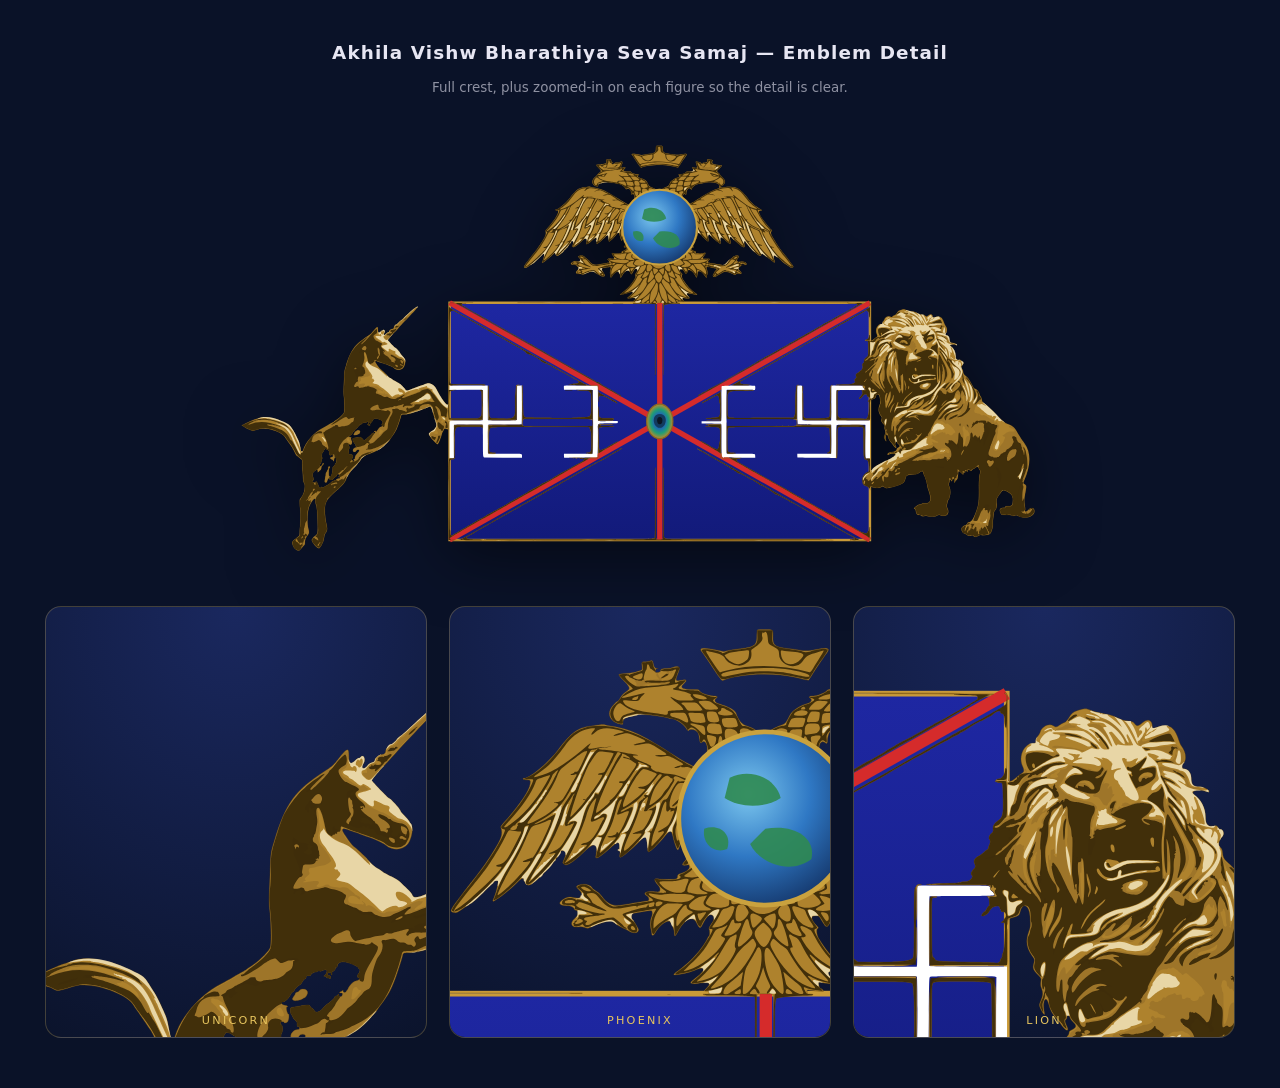
<file: emblem-detail.html>
<!DOCTYPE html>
<html lang="en">
<head>
<meta charset="UTF-8">
<meta name="viewport" content="width=device-width, initial-scale=1.0">
<meta name="robots" content="noindex, nofollow">
<meta http-equiv="Cache-Control" content="no-store">
<title>Emblem Detail — Akhila Vishw Bharathiya Seva Samaj</title>
<style>
  body{margin:0;font-family:system-ui,sans-serif;background:#0a1228;color:#e7e6f3;padding-bottom:50px}
  h1{text-align:center;font-weight:600;padding:30px 16px 4px;font-size:1.15rem;letter-spacing:.06em}
  p.note{text-align:center;opacity:.6;font-size:.84rem;margin:0 0 18px}
  .full{display:flex;justify-content:center;padding:10px 16px 24px}
  .full img{width:min(820px,94vw);height:auto;filter:drop-shadow(0 14px 32px rgba(0,0,0,.5))}
  .zooms{display:flex;flex-wrap:wrap;justify-content:center;gap:22px;padding:0 16px}
  .z{width:380px;height:430px;overflow:hidden;border-radius:16px;border:1px solid rgba(230,196,94,.25);
     background:radial-gradient(120% 120% at 50% 0%,#1a285f,#0a1228);position:relative}
  .z img{position:absolute;width:1900px;max-width:none}
  .z.lion img{left:-1330px;top:-330px}
  .z.uni  img{left:-40px;top:-330px}
  .z.phx  img{left:-680px;top:-30px}
  .cap{position:absolute;bottom:10px;left:0;right:0;text-align:center;font-size:.7rem;letter-spacing:.2em;text-transform:uppercase;color:var(--g,#e6c45e)}
</style>
</head>
<body>
  <h1>Akhila Vishw Bharathiya Seva Samaj — Emblem Detail</h1>
  <p class="note">Full crest, plus zoomed-in on each figure so the detail is clear.</p>
  <div class="full"><img src="assets/img/emblem-v5.svg?d=4" alt="full emblem"></div>
  <div class="zooms">
    <div class="z uni"><img src="assets/img/emblem-v5.svg?d=4"><span class="cap">Unicorn</span></div>
    <div class="z phx"><img src="assets/img/emblem-v5.svg?d=4"><span class="cap">Phoenix</span></div>
    <div class="z lion"><img src="assets/img/emblem-v5.svg?d=4"><span class="cap">Lion</span></div>
  </div>
</body>
</html>
</file>
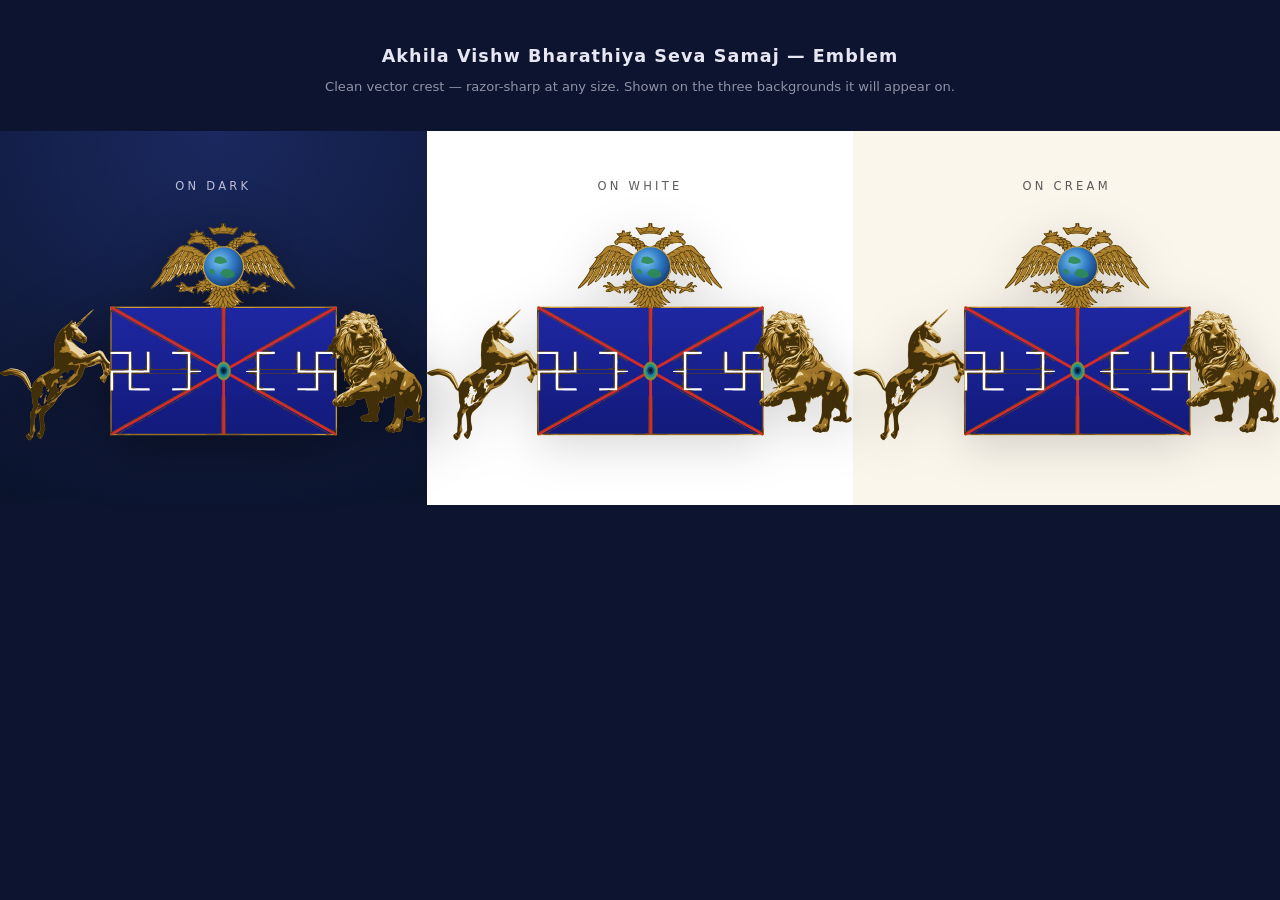
<file: emblem-preview.html>
<!DOCTYPE html>
<html lang="en">
<head>
<meta charset="UTF-8">
<meta name="viewport" content="width=device-width, initial-scale=1.0">
<meta name="robots" content="noindex, nofollow">
<title>Emblem Preview — Akhila Vishw Bharathiya Seva Samaj</title>
<style>
  body{margin:0;font-family:system-ui,sans-serif;background:#0c1430;color:#e7e6f3}
  .row{display:flex;flex-wrap:wrap}
  .panel{flex:1;min-width:320px;display:flex;flex-direction:column;align-items:center;justify-content:center;padding:48px 20px;gap:18px}
  .dark{background:radial-gradient(120% 120% at 50% 0%,#1a285f,#0a1228)}
  .light{background:#ffffff;color:#333}
  .cream{background:#faf6ec;color:#333}
  .panel img{width:min(440px,90vw);height:auto;filter:drop-shadow(0 12px 30px rgba(0,0,0,.45))}
  .light img,.cream img{filter:drop-shadow(0 10px 24px rgba(0,0,0,.16))}
  .lab{font-size:.72rem;letter-spacing:.28em;text-transform:uppercase;opacity:.8}
  h1{text-align:center;font-weight:600;padding:34px 16px 0;font-size:1.1rem;letter-spacing:.06em}
  p.note{text-align:center;opacity:.6;font-size:.82rem;padding:0 16px 24px}
</style>
</head>
<body>
  <h1>Akhila Vishw Bharathiya Seva Samaj — Emblem</h1>
  <p class="note">Clean vector crest — razor-sharp at any size. Shown on the three backgrounds it will appear on.</p>
  <div class="row">
    <div class="panel dark"><span class="lab">On Dark</span><img src="assets/img/emblem-v5.svg" alt="emblem on dark"></div>
    <div class="panel light"><span class="lab">On White</span><img src="assets/img/emblem-v5.svg" alt="emblem on white"></div>
    <div class="panel cream"><span class="lab">On Cream</span><img src="assets/img/emblem-v5.svg" alt="emblem on cream"></div>
  </div>
</body>
</html>
</file>
<file: css/style.css>
/* =========================================================
   CHOLA MANDALA MAHAA SAMSTHAANAM
   'Bharata' Energy Defence Program — official website
   Palette: royal indigo + temple gold on cream
   ========================================================= */

:root{
  --royal:#15235b;
  --royal-deep:#0c1430;
  --royal-soft:#23306e;
  --gold:#c8a13a;
  --gold-bright:#e6c45e;
  --gold-deep:#9c7d24;
  --cream:#faf6ec;
  --cream-2:#f2ead6;
  --ink:#1d2030;
  --muted:#5b6076;
  --line:rgba(21,35,91,.14);
  --saffron:#d2702a;
  --maxw:1180px;
  --shadow-sm:0 4px 18px rgba(12,20,48,.10);
  --shadow-md:0 16px 48px rgba(12,20,48,.16);
  --r:16px;
  --ease:cubic-bezier(.2,.7,.2,1);
}

*{box-sizing:border-box;margin:0;padding:0}
html{scroll-behavior:smooth;-webkit-text-size-adjust:100%}
body{
  font-family:"EB Garamond",Georgia,"Times New Roman",serif;
  color:var(--ink);
  background:var(--cream);
  line-height:1.7;
  font-size:18px;
  overflow-x:hidden;
}
img{max-width:100%;display:block}
a{color:inherit;text-decoration:none}
h1,h2,h3,h4,.display{font-family:"Cinzel",Georgia,serif;font-weight:600;line-height:1.18;letter-spacing:.01em}

.wrap{max-width:var(--maxw);margin:0 auto;padding:0 26px}
.eyebrow{
  font-family:"Cinzel",serif;font-size:.72rem;letter-spacing:.32em;text-transform:uppercase;
  color:var(--gold-deep);font-weight:600;display:inline-block;margin-bottom:.9rem;
}
.eyebrow.light{color:var(--gold-bright)}
.section{padding:104px 0;position:relative}
.section-head{max-width:760px;margin:0 auto 58px;text-align:center}
.section-head h2{font-size:clamp(1.9rem,4vw,2.9rem);color:var(--royal);margin-bottom:.5rem}
.section-head p{color:var(--muted);font-size:1.12rem}
.section.alt{background:linear-gradient(180deg,#fff,var(--cream-2))}
.section.dark{background:radial-gradient(120% 120% at 50% -10%,var(--royal-soft),var(--royal-deep));color:#e9e7f5}
.section.dark h2{color:#fff}
.section.dark .section-head p{color:#c3c6e4}

/* divider flourish */
.flourish{display:flex;align-items:center;justify-content:center;gap:14px;margin:14px auto 0}
.flourish span{height:1px;width:54px;background:linear-gradient(90deg,transparent,var(--gold))}
.flourish span:last-child{background:linear-gradient(90deg,var(--gold),transparent)}
.flourish i{color:var(--gold);font-style:normal;font-size:1.1rem;transform:translateY(-1px)}

/* ============ NAV ============ */
.nav{
  position:fixed;top:0;left:0;right:0;z-index:60;
  display:flex;align-items:center;justify-content:space-between;
  padding:14px 26px;transition:background .4s var(--ease),box-shadow .4s var(--ease),padding .4s var(--ease);
}
.nav.scrolled{background:rgba(10,18,44,.92);backdrop-filter:blur(10px);box-shadow:0 6px 24px rgba(0,0,0,.28);padding:9px 26px}
.nav-brand{display:flex;align-items:center;gap:12px;color:#fff}
.nav-brand img{height:52px;width:auto}
.nav-brand b{font-family:"Cinzel",serif;font-size:.92rem;letter-spacing:.12em;line-height:1.15;display:block}
.nav-brand small{display:block;font-family:"Cinzel",serif;font-size:.58rem;letter-spacing:.3em;color:var(--gold-bright);text-transform:uppercase}
.nav-links{display:flex;align-items:center;gap:6px}
.nav-links a{
  font-family:"Cinzel",serif;font-size:.74rem;letter-spacing:.12em;text-transform:uppercase;
  color:#e7e6f3;padding:9px 13px;transition:color .25s,background .25s;
}
.nav-links a:hover{color:var(--gold-bright)}
.nav-cta{
  border:1px solid var(--gold)!important;color:var(--gold-bright)!important;
}
.nav-cta:hover{background:var(--gold);color:var(--royal-deep)!important}
.nav-toggle{display:none;background:none;border:0;cursor:pointer;flex-direction:column;gap:5px;padding:8px}
.nav-toggle span{width:26px;height:2px;background:#fff;border-radius:2px;transition:.3s}

/* ============ HERO ============ */
.hero{
  min-height:100vh;display:flex;align-items:center;justify-content:center;text-align:center;
  position:relative;color:#fff;overflow:hidden;
  background:
    radial-gradient(120% 90% at 50% 8%,rgba(40,55,130,.55),transparent 60%),
    radial-gradient(140% 120% at 50% 120%,#1a285f,#080f28 70%);
  padding:120px 22px 90px;
}
.hero::before{ /* mandala rings */
  content:"";position:absolute;inset:0;pointer-events:none;opacity:.5;
  background:
    radial-gradient(circle at 50% 46%,transparent 0 178px,rgba(200,161,58,.18) 179px 180px,transparent 181px),
    radial-gradient(circle at 50% 46%,transparent 0 248px,rgba(200,161,58,.12) 249px 250px,transparent 251px),
    radial-gradient(circle at 50% 46%,transparent 0 330px,rgba(200,161,58,.08) 331px 332px,transparent 333px);
}
.hero::after{ /* gold dust top */
  content:"";position:absolute;inset:0;pointer-events:none;
  background:radial-gradient(60% 40% at 50% 0%,rgba(230,196,94,.16),transparent 70%);
}
.hero-grid{position:relative;z-index:2;width:100%;max-width:1140px;display:grid;grid-template-columns:1.08fr .92fr;gap:48px;align-items:center}
.hero-copy{text-align:left;animation:floatup 1s var(--ease) both}
.hero-emblem-sm{width:150px;margin-bottom:20px;filter:drop-shadow(0 6px 18px rgba(0,0,0,.5))}
.hero h1{font-size:clamp(1.9rem,4.4vw,3.5rem);letter-spacing:.03em;margin-bottom:.5rem;text-shadow:0 4px 30px rgba(0,0,0,.4)}
.hero .program{
  font-family:"Cinzel",serif;letter-spacing:.34em;text-transform:uppercase;font-size:clamp(.66rem,1.4vw,.86rem);
  color:var(--gold-bright);margin-bottom:1.1rem;
}
.hero .lede{font-size:clamp(1rem,1.5vw,1.18rem);color:#dadcf2;max-width:560px;margin:0 0 2rem}
.hero-cta{display:flex;gap:16px;justify-content:flex-start;flex-wrap:wrap}

/* hero portrait */
.hero-portrait{position:relative;justify-self:center;animation:floatup 1.1s var(--ease) .12s both}
.hero-portrait::before{content:"";position:absolute;inset:-12% -8%;border-radius:50%;
  background:radial-gradient(circle,rgba(230,196,94,.22),transparent 62%);filter:blur(8px);z-index:0}
.hp-frame{position:relative;z-index:1;width:min(420px,80vw);border-radius:220px 220px 22px 22px;overflow:hidden;
  border:2px solid var(--gold);box-shadow:0 24px 60px rgba(0,0,0,.5),0 0 0 9px rgba(230,196,94,.08)}
.hp-frame img{width:100%;display:block;aspect-ratio:0.99;object-fit:cover;object-position:center top}
.hp-frame::after{content:"";position:absolute;inset:0;border-radius:inherit;
  background:linear-gradient(180deg,transparent 55%,rgba(8,14,40,.55));pointer-events:none}
.hp-name{position:absolute;z-index:2;left:50%;bottom:14px;transform:translateX(-50%);text-align:center;width:90%}
.hp-name b{font-family:"Cinzel",serif;color:#fff;font-size:1.02rem;letter-spacing:.06em;display:block;text-shadow:0 2px 10px rgba(0,0,0,.6)}
.hp-name small{display:block;color:var(--gold-bright);font-family:"Cinzel",serif;font-size:.62rem;letter-spacing:.26em;text-transform:uppercase;margin-top:2px}
/* two portraits side by side */
.hero-portrait.duo{display:grid;grid-template-columns:1fr 1fr;gap:16px;align-items:end;width:min(540px,92vw)}
.hp-item{position:relative}
.duo .hp-frame{width:100%;border-radius:160px 160px 16px 16px}
.duo .hp-name b{font-size:.9rem}
.duo .hp-name small{font-size:.56rem;letter-spacing:.2em}
.scroll-cue{position:absolute;bottom:26px;left:50%;transform:translateX(-50%);z-index:3;color:var(--gold-bright);font-size:.66rem;letter-spacing:.3em;font-family:"Cinzel",serif;text-transform:uppercase;opacity:.8}
.scroll-cue i{display:block;width:1px;height:34px;background:linear-gradient(var(--gold-bright),transparent);margin:8px auto 0;animation:cue 1.8s infinite}

/* ============ BUTTONS ============ */
.btn{
  font-family:"Cinzel",serif;font-size:.78rem;letter-spacing:.14em;text-transform:uppercase;font-weight:600;
  display:inline-flex;align-items:center;gap:9px;padding:14px 30px;border-radius:50px;cursor:pointer;
  transition:transform .25s var(--ease),box-shadow .25s,background .25s,color .25s;border:1px solid transparent;
}
.btn-gold{background:linear-gradient(120deg,var(--gold-bright),var(--gold-deep));color:var(--royal-deep);box-shadow:0 8px 24px rgba(200,161,58,.35)}
.btn-gold:hover{transform:translateY(-3px);box-shadow:0 14px 34px rgba(200,161,58,.5)}
.btn-ghost{border-color:rgba(255,255,255,.45);color:#fff}
.btn-ghost:hover{border-color:var(--gold-bright);color:var(--gold-bright);transform:translateY(-3px)}
.btn-royal{background:var(--royal);color:#fff}
.btn-royal:hover{background:var(--royal-soft);transform:translateY(-3px);box-shadow:var(--shadow-sm)}

/* ============ STATS BAR ============ */
.stats{
  display:grid;grid-template-columns:repeat(3,1fr);gap:20px;
  max-width:var(--maxw);margin:-58px auto 0;position:relative;z-index:20;padding:0 26px;
}
.stat{
  background:#fff;border-radius:var(--r);padding:26px 18px;text-align:center;
  box-shadow:var(--shadow-md);border-top:3px solid var(--gold);
}
.stat .num{font-family:"Cinzel",serif;font-size:2.1rem;color:var(--royal);font-weight:700;line-height:1}
.stat .lab{font-size:.84rem;letter-spacing:.08em;text-transform:uppercase;color:var(--muted);margin-top:8px}

/* ============ ABOUT / CONVENOR ============ */
.split{display:grid;grid-template-columns:1fr 1.15fr;gap:54px;align-items:center}
.split.rev{grid-template-columns:1.15fr 1fr}
.portrait-frame{position:relative}
.portrait-frame img{border-radius:var(--r);box-shadow:var(--shadow-md);width:100%;object-fit:cover}
.portrait-frame::after{content:"";position:absolute;inset:14px;border:1px solid var(--gold);pointer-events:none;mix-blend-mode:overlay}
.portrait-cap{
  position:absolute;left:18px;bottom:18px;background:rgba(10,18,44,.86);color:#fff;
  padding:10px 16px;border-left:3px solid var(--gold);backdrop-filter:blur(4px);
}
.portrait-cap b{font-family:"Cinzel",serif;font-size:.82rem;letter-spacing:.08em;display:block}
.portrait-cap small{color:var(--gold-bright);font-size:.7rem;letter-spacing:.16em;text-transform:uppercase}
.prose h3{color:var(--royal);font-size:1.5rem;margin:1.4rem 0 .5rem}
.prose p{margin-bottom:1rem;color:#33384a}
.prose .lead{font-size:1.18rem;color:var(--ink)}
.tag-royal{display:inline-block;background:var(--cream-2);border:1px solid var(--line);color:var(--royal);font-family:"Cinzel",serif;font-size:.66rem;letter-spacing:.14em;text-transform:uppercase;padding:5px 12px;border-radius:50px;margin:3px 4px 3px 0}

/* lineage cards */
.lineage{display:grid;grid-template-columns:repeat(auto-fit,minmax(220px,1fr));gap:20px;margin-top:34px}
.lineage .card{background:#fff;border:1px solid var(--line);border-radius:14px;padding:22px;box-shadow:var(--shadow-sm)}
.lineage .card b{font-family:"Cinzel",serif;color:var(--royal);font-size:.95rem;display:block;margin-bottom:4px}
.lineage .card small{color:var(--muted)}

/* ============ MISSION GRID ============ */
.mission-grid{display:grid;grid-template-columns:repeat(auto-fit,minmax(250px,1fr));gap:22px}
.mcard{
  background:rgba(255,255,255,.04);border:1px solid rgba(230,196,94,.22);border-radius:var(--r);
  padding:30px 26px;transition:transform .3s var(--ease),border-color .3s,background .3s;
}
.mcard:hover{transform:translateY(-6px);border-color:var(--gold-bright);background:rgba(255,255,255,.07)}
.mcard .ic{font-size:1.7rem;margin-bottom:14px;display:block}
.mcard h3{color:var(--gold-bright);font-size:1.12rem;margin-bottom:.5rem;letter-spacing:.04em}
.mcard p{color:#c9ccec;font-size:.98rem}
.enabled{max-width:880px;margin:50px auto 0;background:rgba(255,255,255,.05);border-left:3px solid var(--gold);border-radius:12px;padding:26px 30px}
.enabled h4{color:#fff;font-size:1.05rem;letter-spacing:.06em;margin-bottom:12px}
.enabled ul{list-style:none;display:grid;gap:10px}
.enabled li{padding-left:26px;position:relative;color:#d3d6f0;font-size:.98rem}
.enabled li::before{content:"◆";position:absolute;left:0;color:var(--gold-bright);font-size:.7rem;top:5px}

/* ============ TIMELINE ============ */
.timeline{max-width:920px;margin:0 auto;position:relative;padding:10px 0}
.timeline::before{content:"";position:absolute;left:50%;top:0;bottom:0;width:2px;background:linear-gradient(var(--gold),rgba(200,161,58,.2));transform:translateX(-50%)}
.tl-item{position:relative;width:50%;padding:18px 40px;margin-bottom:6px}
.tl-item:nth-child(odd){left:0;text-align:right}
.tl-item:nth-child(even){left:50%}
.tl-item .dot{position:absolute;top:26px;width:16px;height:16px;border-radius:50%;background:var(--gold);border:3px solid var(--cream);box-shadow:0 0 0 2px var(--gold)}
.tl-item:nth-child(odd) .dot{right:-8px}
.tl-item:nth-child(even) .dot{left:-8px}
.tl-card{background:#fff;border:1px solid var(--line);border-radius:14px;padding:20px 22px;box-shadow:var(--shadow-sm);transition:transform .3s var(--ease),box-shadow .3s}
.tl-card:hover{transform:translateY(-4px);box-shadow:var(--shadow-md)}
.tl-year{font-family:"Cinzel",serif;color:var(--saffron);font-weight:700;font-size:1.15rem;letter-spacing:.06em}
.tl-card h4{color:var(--royal);font-size:1.04rem;margin:4px 0 6px}
.tl-card p{font-size:.95rem;color:#454a5d}

/* ============ PILLARS (service/hospitality/education) ============ */
.pillars{display:grid;grid-template-columns:repeat(3,1fr);gap:26px}
.pillar{
  background:#fff;border-radius:var(--r);overflow:hidden;box-shadow:var(--shadow-sm);
  border:1px solid var(--line);transition:transform .3s var(--ease),box-shadow .3s;display:flex;flex-direction:column;
}
.pillar:hover{transform:translateY(-7px);box-shadow:var(--shadow-md)}
.pillar .ph{padding:30px 26px 8px}
.pillar .crest{font-size:1.9rem;margin-bottom:10px;display:block}
.pillar h3{color:var(--royal);font-size:1.34rem;margin-bottom:.3rem}
.pillar .sub{color:var(--gold-deep);font-family:"Cinzel",serif;font-size:.66rem;letter-spacing:.2em;text-transform:uppercase}
.pillar .pb{padding:14px 26px 28px}
.pillar ul{list-style:none;display:grid;gap:9px}
.pillar li{padding-left:24px;position:relative;color:#3a3f52;font-size:.98rem}
.pillar li::before{content:"";position:absolute;left:2px;top:11px;width:8px;height:8px;border-radius:50%;background:var(--gold)}

/* ============ TEMPLES / FUTURE ============ */
.hebbya{
  background:linear-gradient(135deg,var(--royal),var(--royal-deep));color:#fff;border-radius:24px;
  padding:54px;display:grid;grid-template-columns:1.1fr .9fr;gap:44px;align-items:center;
  box-shadow:var(--shadow-md);position:relative;overflow:hidden;
}
.hebbya::before{content:"";position:absolute;right:-80px;top:-80px;width:320px;height:320px;border-radius:50%;background:radial-gradient(circle,rgba(230,196,94,.18),transparent 70%)}
.hebbya .badge{display:inline-block;background:rgba(230,196,94,.16);border:1px solid var(--gold);color:var(--gold-bright);font-family:"Cinzel",serif;font-size:.64rem;letter-spacing:.2em;text-transform:uppercase;padding:6px 14px;border-radius:50px;margin-bottom:18px}
.hebbya h3{font-size:1.9rem;color:#fff;margin-bottom:12px;line-height:1.25}
.hebbya p{color:#cfd2ef;margin-bottom:14px}
.trinity{display:grid;gap:14px;position:relative;z-index:2}
.trinity .t{background:rgba(255,255,255,.06);border:1px solid rgba(230,196,94,.25);border-radius:14px;padding:16px 18px;border-left:3px solid var(--gold)}
.trinity .t b{font-family:"Cinzel",serif;color:var(--gold-bright);font-size:.98rem;display:block;letter-spacing:.04em}
.trinity .t small{color:#c4c8ea;font-size:.9rem}
.future-list{display:grid;grid-template-columns:repeat(auto-fit,minmax(300px,1fr));gap:18px;margin-top:54px}
.future-list .f{display:flex;gap:16px;background:#fff;border:1px solid var(--line);border-radius:14px;padding:20px 22px;box-shadow:var(--shadow-sm)}
.future-list .f .n{font-family:"Cinzel",serif;font-weight:700;color:var(--gold-deep);font-size:1.5rem;line-height:1;min-width:30px}
.future-list .f p{font-size:.96rem;color:#3a3f52}

/* gallery strip */
.gallery{display:grid;grid-template-columns:repeat(4,1fr);gap:14px;margin-top:54px}
.gallery figure{position:relative;border-radius:14px;overflow:hidden;box-shadow:var(--shadow-sm);aspect-ratio:4/3}
.gallery img{width:100%;height:100%;object-fit:cover;transition:transform .6s var(--ease)}
.gallery figure:hover img{transform:scale(1.08)}
.gallery figcaption{position:absolute;left:0;right:0;bottom:0;padding:18px 14px 10px;color:#fff;font-size:.8rem;background:linear-gradient(transparent,rgba(8,14,40,.85));font-family:"Cinzel",serif;letter-spacing:.04em}

/* deities row */
.deities{display:grid;grid-template-columns:repeat(3,1fr);gap:18px;margin-top:40px}
.civ-grid{display:grid;grid-template-columns:repeat(2,1fr);gap:18px;max-width:748px;margin:0 auto}
.affil{display:flex;align-items:center;gap:22px;max-width:540px;margin:46px auto 0;padding:18px 28px;background:#fff;border:1px solid var(--line);border-left:3px solid var(--gold);border-radius:16px;box-shadow:var(--shadow-sm)}
.affil img{width:98px;height:98px;border-radius:50%;object-fit:cover;object-position:center top;border:2px solid var(--gold);flex-shrink:0}
.affil-txt b{font-family:"Cinzel",serif;color:var(--royal);font-size:1.06rem;display:block;letter-spacing:.02em}
.affil-txt span{color:var(--muted);font-size:.95rem}
@media(max-width:520px){.affil{flex-direction:column;text-align:center}}
.deity{text-align:center}
.deity img,.deity video{width:100%;border-radius:12px;aspect-ratio:3/4;object-fit:cover;box-shadow:var(--shadow-sm);border:1px solid var(--line);display:block}
.deity b{display:block;margin-top:10px;font-family:"Cinzel",serif;font-size:.8rem;color:var(--royal);letter-spacing:.03em}

/* ============ PHILOSOPHY ============ */
.philo{display:grid;grid-template-columns:1fr 1fr;gap:50px;align-items:center}
.philo .pimg img{border-radius:var(--r);box-shadow:var(--shadow-md)}
.philo blockquote,.ppanel blockquote{border-left:3px solid var(--gold);padding-left:22px;margin:22px 0;font-size:1.22rem;color:#fff;font-style:italic}
.philo p,.ppanel p{color:#cdd0ee;margin-bottom:1rem}
.philo .ppanel{background:rgba(255,255,255,.05);border:1px solid rgba(230,196,94,.2);border-radius:var(--r);padding:30px}
#philosophy .ppanel{background:rgba(255,255,255,.05);border:1px solid rgba(230,196,94,.2);border-radius:var(--r);padding:34px 38px}

/* ============ PRESS ============ */
.press img{border-radius:14px;box-shadow:var(--shadow-sm);border:1px solid var(--line);width:100%}
.press .cap{text-align:center;color:var(--muted);font-size:.86rem;margin-top:14px;font-style:italic}

/* ============ PROPOSAL / GOV ============ */
.pledge{
  max-width:900px;margin:0 auto;background:#fff;border:1px solid var(--line);border-top:4px solid var(--gold);
  border-radius:var(--r);padding:44px 46px;box-shadow:var(--shadow-md);position:relative;
}
.pledge .seal{font-size:2rem;margin-bottom:10px}
.pledge h3{color:var(--royal);font-size:1.5rem;margin-bottom:14px}
.pledge p{color:#3a3f52;margin-bottom:14px}
.pledge .vow{background:var(--cream);border-radius:12px;padding:20px 24px;border-left:3px solid var(--saffron);font-style:italic;color:#2c3142}

/* ============ CONTACT ============ */
.contact-grid{display:grid;grid-template-columns:1fr 1fr;gap:46px;align-items:start}
.cinfo .row{display:flex;gap:16px;align-items:flex-start;padding:16px 0;border-bottom:1px solid rgba(255,255,255,.12)}
.cinfo .ic{font-size:1.3rem;color:var(--gold-bright);min-width:30px}
.cinfo b{display:block;font-family:"Cinzel",serif;font-size:.78rem;letter-spacing:.1em;text-transform:uppercase;color:#fff}
.cinfo span{color:#c4c8ea;font-size:.98rem}
.cinfo .placeholder{color:var(--gold-bright);opacity:.85;font-style:italic}
form .frow{display:grid;grid-template-columns:1fr 1fr;gap:16px}
form label{display:block;font-family:"Cinzel",serif;font-size:.66rem;letter-spacing:.12em;text-transform:uppercase;color:#c4c8ea;margin:14px 0 6px}
form input,form textarea{
  width:100%;background:rgba(255,255,255,.06);border:1px solid rgba(255,255,255,.18);
  padding:13px 15px;color:#fff;font-family:inherit;font-size:1rem;transition:border-color .25s,background .25s;
}
form input:focus,form textarea:focus{outline:none;border-color:var(--gold-bright);background:rgba(255,255,255,.1)}
form textarea{min-height:120px;resize:vertical}
form .btn{margin-top:22px;width:100%;justify-content:center}
.form-note{margin-top:14px;color:#9fa3c8;font-size:.82rem;text-align:center}

/* ============ FOOTER ============ */
.footer{background:var(--royal-deep);color:#bfc3e4;padding:64px 0 28px}
.footer-top{display:grid;grid-template-columns:1.4fr 1fr 1fr;gap:40px;padding-bottom:40px;border-bottom:1px solid rgba(255,255,255,.1)}
.footer-brand img{height:96px;margin-bottom:16px}
.footer-brand p{font-size:.95rem;max-width:340px}
.footer h5{font-family:"Cinzel",serif;color:#fff;font-size:.78rem;letter-spacing:.14em;text-transform:uppercase;margin-bottom:16px}
.footer ul{list-style:none;display:grid;gap:9px}
.footer ul a{font-size:.94rem;transition:color .25s}
.footer ul a:hover{color:var(--gold-bright)}
.footer-bottom{display:flex;justify-content:space-between;align-items:center;flex-wrap:wrap;gap:12px;padding-top:24px;font-size:.82rem;color:#8186b0}
.om{color:var(--gold-bright);font-family:"Cinzel",serif;letter-spacing:.2em}

/* ============ REVEAL ANIMATION ============ */
.reveal{opacity:0;transform:translateY(34px);transition:opacity .8s var(--ease),transform .8s var(--ease)}
.reveal.in{opacity:1;transform:none}
.reveal.d1{transition-delay:.08s}.reveal.d2{transition-delay:.16s}.reveal.d3{transition-delay:.24s}.reveal.d4{transition-delay:.32s}

@keyframes floatup{from{opacity:0;transform:translateY(22px)}to{opacity:1;transform:none}}
@keyframes cue{0%,100%{opacity:.3}50%{opacity:1}}

/* ============ RESPONSIVE ============ */
@media(max-width:980px){
  .split,.split.rev,.philo,.hebbya,.contact-grid{grid-template-columns:1fr;gap:34px}
  .hero{padding:130px 22px 80px}
  .hero-grid{grid-template-columns:1fr;gap:36px;max-width:620px;text-align:center}
  .hero-copy{text-align:center;order:2}
  .hero-portrait{order:1}
  .hero-emblem-sm{margin-left:auto;margin-right:auto}
  .hero .lede{margin-left:auto;margin-right:auto}
  .hero-cta{justify-content:center}
  .hebbya{padding:38px}
  .pillars{grid-template-columns:1fr}
  .footer-top{grid-template-columns:1fr 1fr}
  .gallery{grid-template-columns:repeat(2,1fr)}
}
@media(max-width:760px){
  body{font-size:17px}
  .nav-links{
    position:fixed;top:0;right:0;height:100vh;width:78%;max-width:320px;background:var(--royal-deep);
    flex-direction:column;align-items:flex-start;justify-content:center;gap:8px;padding:40px 34px;
    transform:translateX(100%);transition:transform .4s var(--ease);box-shadow:-10px 0 40px rgba(0,0,0,.4);
  }
  .nav-links.open{transform:none}
  .nav-links a{font-size:.9rem;padding:12px 6px;width:100%}
  .nav-toggle{display:flex}
  .nav-toggle.open span:nth-child(1){transform:translateY(7px) rotate(45deg)}
  .nav-toggle.open span:nth-child(2){opacity:0}
  .nav-toggle.open span:nth-child(3){transform:translateY(-7px) rotate(-45deg)}
  .stats{grid-template-columns:repeat(2,1fr);margin-top:-40px}
  .timeline::before{left:18px}
  .tl-item{width:100%;left:0!important;text-align:left!important;padding:14px 0 14px 48px}
  .tl-item .dot{left:10px!important;right:auto!important}
  .deities,.gallery{grid-template-columns:repeat(2,1fr)}
  .future-list{grid-template-columns:1fr}
  .section{padding:74px 0}
  .pledge{padding:30px 24px}
  .footer-top{grid-template-columns:1fr}
}
@media(max-width:420px){
  .stats{grid-template-columns:1fr}
  .deities{grid-template-columns:1fr 1fr}
}
</file>
